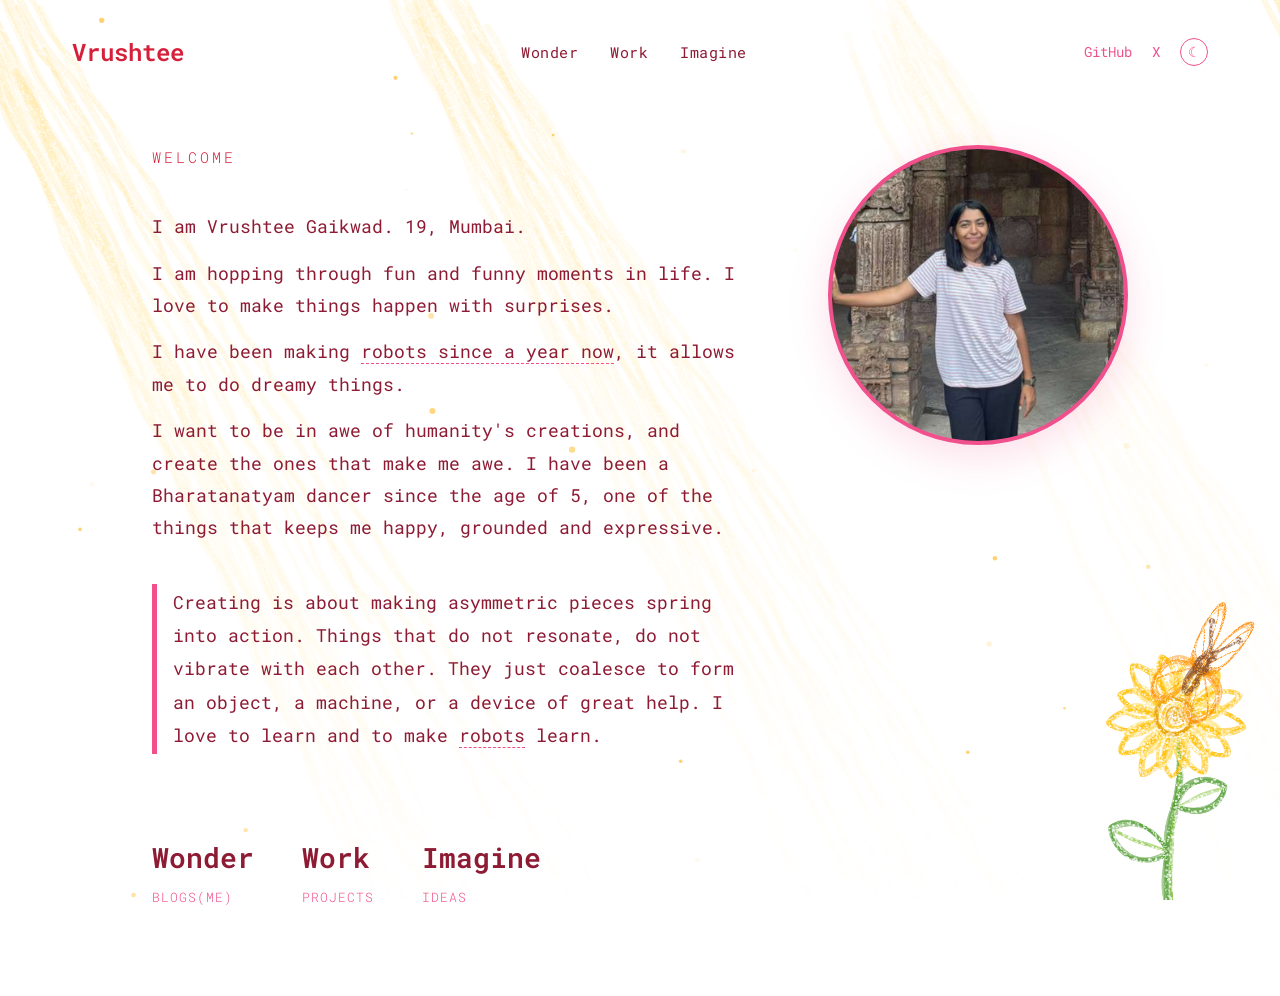
<file: index.html>
<!DOCTYPE html>
<html lang="en">
<head>
    <meta charset="UTF-8">
    <meta name="viewport" content="width=device-width, initial-scale=1.0">
    <link rel="icon" type="image/svg+xml" href="/favicon.svg">
    <link rel="icon" type="image/png" sizes="32x32" href="/favicon.png">
    <link rel="apple-touch-icon" href="/apple-touch-icon.png">
    <title>Vrushtee — vruga.site</title>
    <link rel="preconnect" href="https://fonts.googleapis.com">
    <link rel="preconnect" href="https://fonts.gstatic.com" crossorigin>
    <link href="https://fonts.googleapis.com/css2?family=Crimson+Pro:wght@400;600&family=Work+Sans:wght@300;400;500&display=swap" rel="stylesheet">
    <script src="/assets/sky.js?v=5"></script>
    <style>
        :root {
            --deep-red: #8B0000;
            --medium-red: #C41E3A;
            --warm-yellow: #FFB000;
            --light-cream: #FFF9F0;
            --peach: #FFFFFF;
            --peach: #FFFFFF;
            --text-dark: #1a1a1a;
        }

        * {
            margin: 0;
            padding: 0;
            box-sizing: border-box;
        }

        body {
            font-family: 'Work Sans', sans-serif;
            background: var(--peach);
            color: var(--text-dark);
            line-height: 1.7;
            min-height: 100vh;
            overflow-x: hidden;
            position: relative;
        }


        /* Butterfly & Sunflower Canvas */
        #butterfly-canvas {
            position: fixed;
            top: 0;
            left: 0;
            width: 100%;
            height: 100%;
            z-index: -1;
            pointer-events: none;
            transition: opacity 0.6s ease;
        }




        .container {
            max-width: 1040px;
            margin: 0 auto;
            padding: 40px 32px 80px;
            position: relative;
        }

        /* Two columns: writing on the left, photo on the right */
        .layout {
            display: grid;
            grid-template-columns: minmax(0, 1fr) 300px;
            gap: 72px;
            align-items: start;
        }

        .hero-photo {
            position: sticky;
            top: 120px;
            width: 300px;
            height: 300px;
            border-radius: 50%;
            background-color: var(--light-cream);
            background-size: cover;
            background-position: center;
            background-repeat: no-repeat;
            border: 4px solid var(--medium-red);
            box-shadow: 0 12px 40px rgba(240, 80, 140, 0.18);
            opacity: 0;
            animation: fadeInUp 1s ease 0.3s forwards;
        }

        .greeting {
            font-size: 15px;
            font-weight: 300;
            letter-spacing: 3px;
            text-transform: uppercase;
            color: var(--deep-red);
            margin-bottom: 40px;
            opacity: 0;
            animation: fadeInUp 1s ease forwards;
        }

        @keyframes fadeInUp {
            to {
                opacity: 1;
                transform: translateY(0);
            }
            from {
                opacity: 0;
                transform: translateY(20px);
            }
        }

        /* Intro lines share the body writing style */
        .line {
            font-size: 18px;
            line-height: 1.8;
            margin-bottom: 14px;
            color: var(--text-dark);
            opacity: 0;
            animation: fadeInUp 1s ease 0.3s forwards;
        }

        /* Plain section with the same bar as blog section headings */
        .creed {
            margin: 40px 0 0;
            padding: 2px 0 2px 16px;
            border-left: 5px solid var(--medium-red);
            opacity: 0;
            animation: fadeInUp 1s ease 0.8s forwards;
        }

        .creed p {
            font-size: 18px;
            line-height: 1.85;
        }

        /* Bio content */
        .bio {
            font-size: 18px;
            line-height: 1.8;
            margin-bottom: 24px;
            opacity: 0;
            animation: fadeInUp 1s ease 0.6s forwards;
        }

        .bio:last-of-type {
            margin-bottom: 0;
        }

        .bio strong {
            color: var(--deep-red);
            font-weight: 500;
        }

        /* Accent line */
        .accent-line {
            width: 80px;
            height: 3px;
            background: linear-gradient(90deg, var(--deep-red), var(--warm-yellow));
            margin: 64px 0;
            opacity: 0;
            animation: expandWidth 1.5s ease 0.8s forwards;
        }

        @keyframes expandWidth {
            from {
                width: 0;
                opacity: 0;
            }
            to {
                width: 80px;
                opacity: 1;
            }
        }

        /* Sections Navigation */
        .sections-nav {
            margin-top: 80px;
            opacity: 0;
            animation: fadeInUp 1s ease 1s forwards;
        }

        .sections-nav ul {
            list-style: none;
            display: flex;
            gap: 48px;
            flex-wrap: wrap;
        }

        .sections-nav li a {
            text-decoration: none;
            color: var(--text-dark);
            display: block;
        }

        .sections-nav h3 {
            font-family: 'Crimson Pro', serif;
            font-size: 28px;
            font-weight: 600;
            margin-bottom: 4px;
            transition: color 0.3s ease;
        }

        .sections-nav p {
            font-size: 13px;
            color: var(--medium-red);
            font-weight: 300;
            letter-spacing: 1px;
            text-transform: uppercase;
        }

        .sections-nav li {
            position: relative;
            padding-bottom: 8px;
        }

        .sections-nav li::after {
            content: '';
            position: absolute;
            bottom: 0;
            left: 0;
            width: 0;
            height: 2px;
            background: linear-gradient(90deg, var(--deep-red), var(--warm-yellow));
            transition: width 0.3s ease;
        }

        .sections-nav li:hover h3 {
            color: var(--deep-red);
        }

        .sections-nav li:hover::after {
            width: 100%;
        }

        /* Header Navigation */
        header {
            padding: 32px;
            display: flex;
            justify-content: space-between;
            align-items: center;
            max-width: 1200px;
            margin: 0 auto;
        }

        .logo {
            font-family: 'Crimson Pro', serif;
            font-size: 24px;
            font-weight: 600;
            color: var(--deep-red);
            text-decoration: none;
        }

        .header-nav {
            display: flex;
            gap: 32px;
        }

        .header-nav a {
            font-size: 15px;
            font-weight: 400;
            text-decoration: none;
            color: var(--text-dark);
            position: relative;
            letter-spacing: 0.5px;
            transition: color 0.3s ease;
        }

        .header-nav a::after {
            content: '';
            position: absolute;
            bottom: -4px;
            left: 0;
            width: 0;
            height: 2px;
            background: linear-gradient(90deg, var(--deep-red), var(--warm-yellow));
            transition: width 0.3s ease;
        }

        .header-nav a:hover::after {
            width: 100%;
        }

        .header-social {
            display: flex;
            gap: 20px;
        }

        .header-social a {
            font-size: 14px;
            color: var(--medium-red);
            text-decoration: none;
            font-weight: 400;
            transition: color 0.2s ease;
        }

        .header-social a:hover {
            color: var(--deep-red);
        }

        /* Small circular photo cluster on hover */
        .hover-cluster {
            position: relative;
            white-space: nowrap;
            cursor: default;
            border-bottom: 1px dashed var(--medium-red);
        }

        .hover-cluster .cluster {
            position: absolute;
            bottom: 100%;
            left: 50%;
            display: flex;
            margin-bottom: 8px;
            transform: translateX(-50%) translateY(6px);
            opacity: 0;
            visibility: hidden;
            transition: opacity 0.3s ease, transform 0.3s ease;
            pointer-events: none;
            z-index: 100;
        }

        .hover-cluster .cluster img {
            width: 68px;
            height: 68px;
            border-radius: 50%;
            object-fit: cover;
            border: 2px solid var(--peach);
            box-shadow: 0 4px 14px rgba(0, 0, 0, 0.15);
            margin-left: -14px;
        }

        .hover-cluster .cluster img:first-child { margin-left: 0; }

        .hover-cluster:hover .cluster {
            opacity: 0.85;
            visibility: visible;
            transform: translateX(-50%) translateY(0);
        }

        /* Hover image effect */
        .hover-image-wrapper {
            position: relative;
            display: inline;
            cursor: pointer;
            border-bottom: 1px dashed var(--medium-red);
        }

        .hover-image-wrapper .hover-image {
            position: absolute;
            bottom: 100%;
            left: 50%;
            transform: translateX(-50%) translateY(-10px);
            width: 200px;
            height: auto;
            border-radius: 8px;
            box-shadow: 0 8px 32px rgba(0, 0, 0, 0.2);
            opacity: 0;
            visibility: hidden;
            transition: opacity 0.3s ease, transform 0.3s ease;
            z-index: 100;
            pointer-events: none;
        }

        .hover-image-wrapper:hover .hover-image {
            opacity: 1;
            visibility: visible;
            transform: translateX(-50%) translateY(0);
        }

        /* Responsive */
        @media (max-width: 860px) {
            .layout {
                grid-template-columns: 1fr;
                gap: 40px;
            }

            .hero-photo {
                position: static;
                order: -1;
                width: 220px;
                height: 220px;
            }
        }

        @media (max-width: 640px) {
            header {
                flex-direction: column;
                gap: 24px;
                padding: 24px;
            }

            .header-nav {
                gap: 24px;
            }

            .container {
                padding: 40px 24px 60px;
            }

            .bio, .line {
                font-size: 16px;
            }

            .sections-nav ul {
                flex-direction: column;
                gap: 28px;
            }

            .hover-image-wrapper .hover-image {
                width: 150px;
            }
        }
    </style>
</head>
<body>
    <canvas id="butterfly-canvas"></canvas>

    <header>
        <a href="/" class="logo">Vrushtee</a>
        <nav class="header-nav">
            <a href="/wonder/">Wonder</a>
            <a href="/work/">Work</a>
            <a href="/imagine/">Imagine</a>
        </nav>
        <div class="header-social">
            <a href="https://github.com/vruga" target="_blank" rel="noopener">GitHub</a>
            <a href="https://x.com/vruga_" target="_blank" rel="noopener">X</a>
        </div>
    </header>

    <div class="container">
        <div class="layout">
            <div class="main-col">
                <div class="greeting">Welcome</div>
                <p class="line">I am Vrushtee Gaikwad. 19, Mumbai.</p>
                <p class="line">I am hopping through fun and funny moments in life. I love to make things happen with surprises.</p>
                <p class="line">I have been making <span class="hover-cluster">robots since a year now<span class="cluster" aria-hidden="true"><img src="/assets/thumbs/so100.jpg" alt="" width="68" height="68" decoding="sync"><img src="/assets/thumbs/3d.jpg" alt="" width="68" height="68" decoding="sync"><img src="/assets/thumbs/yams.jpg" alt="" width="68" height="68" decoding="sync"></span></span>, it allows me to do dreamy things.</p>
                <p class="line">I want to be in awe of humanity's creations, and create the ones that make me awe. I have been a Bharatanatyam dancer since the age of 5, one of the things that keeps me happy, grounded and expressive.</p>




        <section class="creed">
            <p>
                Creating is about making asymmetric pieces spring into action.
                Things that do not resonate, do not vibrate with each other. They just coalesce to form an object, a machine, or a device of great help.
                I love to learn and to make <span class="hover-image-wrapper">robots<img src="/assets/so100_random.jpg" alt="SO100 robot arm" class="hover-image"></span> learn.
            </p>
        </section>

        <nav class="sections-nav">
            <ul>
                <li>
                    <a href="/wonder/">
                        <h3>Wonder</h3>
                        <p>Blogs(ME)</p>
                    </a>
                </li>
                <li>
                    <a href="/work/">
                        <h3>Work</h3>
                        <p>Projects</p>
                    </a>
                </li>
                <li>
                    <a href="/imagine/">
                        <h3>Imagine</h3>
                        <p>Ideas</p>
                    </a>
                </li>
            </ul>
        </nav>
            </div>

            <div class="hero-photo" style="background-image: url('/assets/vrushtee.jpg');" role="img" aria-label="Photo of Vrushtee"></div>
        </div>
    </div>

    <script>
        // Oil-pastel sunflower & butterfly (see /assets/sky.js for the pastel toolkit)
        const canvas = document.getElementById('butterfly-canvas');
        const ctx = canvas.getContext('2d');
        const { stroke, bez, arc, join } = Pastel;
        let W = 0, H = 0, dpr = 1;

        function resizeCanvas() {
            dpr = Math.min(window.devicePixelRatio || 1, 2);
            W = window.innerWidth;
            H = window.innerHeight;
            canvas.width = W * dpr;
            canvas.height = H * dpr;
        }
        resizeCanvas();
        window.addEventListener('resize', resizeCanvas);

        const TAU = Math.PI * 2;
        const clamp = (v, a, b) => Math.max(a, Math.min(b, v));

        function layer(w, h) {
            const cv = document.createElement('canvas');
            cv.width = Math.ceil(w * 2);
            cv.height = Math.ceil(h * 2);
            const c = cv.getContext('2d');
            c.setTransform(2, 0, 0, 2, 0, 0);
            return { cv, c, w, h };
        }

        // ───────────── Sunflower (yellow + green outlines) ─────────────
        const STEM_H = 190, FW = 260, FH = STEM_H + 130;
        const YELLOW = '#FFC107', YELLOW_LT = '#FFD84D', GOLD = '#E8A200';
        const GREEN = '#4E9A2E', GREEN_LT = '#86C23F';

        function rot(pts, cx, cy, a) {
            const s = Math.sin(a), c = Math.cos(a);
            return pts.map(([x, y]) => [cx + x * c - y * s, cy + x * s + y * c]);
        }

        function petal(inner, len, wid) {
            const b = [0, inner], t = [0, inner + len];
            return join(
                bez(b, [wid, inner + len * 0.2], [wid * 0.9, inner + len * 0.8], t, 16),
                bez(t, [-wid * 0.9, inner + len * 0.8], [-wid, inner + len * 0.2], b, 16)
            );
        }

        function leaf(c, x, y, size, a, seed) {
            const out = rot(join(
                bez([0, 0], [size * 0.25, -size * 0.42], [size * 0.75, -size * 0.4], [size, 0], 18),
                bez([size, 0], [size * 0.75, size * 0.36], [size * 0.25, size * 0.28], [0, 0], 18)
            ), x, y, a);
            stroke(c, out, { color: GREEN, width: 4, passes: 3, seed });
            stroke(c, rot([[size * 0.08, 0], [size * 0.5, -size * 0.03], [size * 0.9, 0]], x, y, a),
                { color: GREEN_LT, width: 2.5, passes: 2, seed: seed + 5 });
        }

        const flowerLayer = (() => {
            const L = layer(FW, FH), c = L.c;
            const hx = FW / 2, hy = FH - STEM_H;

            // stem
            const stem = bez([hx, FH + 6], [hx - 12, FH - STEM_H * 0.35], [hx + 14, FH - STEM_H * 0.7], [hx, hy + 22], 40);
            stroke(c, stem, { color: GREEN, width: 6, passes: 3, seed: 3 });
            stroke(c, stem.map(([x, y]) => [x + 2.5, y]), { color: GREEN_LT, width: 3, passes: 2, seed: 4 });

            leaf(c, hx - 4, FH - STEM_H * 0.28, 62, Math.PI + 0.38, 30);
            leaf(c, hx + 3, FH - STEM_H * 0.52, 54, -0.42, 40);

            // petals: outer ring, then a shorter lighter ring between
            const n = 13, r = Pastel.rng(7);
            for (let i = 0; i < n; i++) {
                const a = (i / n) * TAU;
                stroke(c, rot(petal(18, 46 + (r() - 0.5) * 8, 13), hx, hy, a), { color: YELLOW, width: 4, passes: 3, seed: 100 + i });
            }
            for (let i = 0; i < n; i++) {
                const a = ((i + 0.5) / n) * TAU;
                stroke(c, rot(petal(18, 34 + (r() - 0.5) * 6, 9), hx, hy, a), { color: YELLOW_LT, width: 3.5, passes: 2, seed: 200 + i });
            }

            // centre: two rings and a spiral
            stroke(c, arc(hx, hy, 19, 19, 0, TAU * 1.03), { color: GOLD, width: 4, passes: 3, seed: 300 });
            stroke(c, arc(hx, hy, 12.5, 12.5, 0.6, TAU * 1.02), { color: YELLOW, width: 3, passes: 2, seed: 301 });
            const sp = [];
            for (let i = 0; i < 70; i++) {
                const a = i * 0.28, rr = 1 + i * 0.12;
                sp.push([hx + Math.cos(a) * rr, hy + Math.sin(a) * rr]);
            }
            stroke(c, sp, { color: GOLD, width: 2.5, passes: 2, seed: 302 });
            return L;
        })();

        const baseX = () => W - 110;
        const swayAt = t => Math.sin(t * 0.7) * 0.035 + Math.sin(t * 1.9) * 0.008;

        function headPos(t) {
            const a = swayAt(t);
            return { x: baseX() + Math.sin(a) * STEM_H, y: H + 6 - Math.cos(a) * STEM_H };
        }

        function drawSunflower(t) {
            ctx.save();
            ctx.translate(baseX(), H + 6);
            ctx.rotate(swayAt(t));
            ctx.drawImage(flowerLayer.cv, -FW / 2, -FH, FW, FH);
            ctx.restore();
        }

        // ───────────── Butterfly (orange wings, brown body & antennae) ─────────────
        const ORANGE = '#FF8A00', ORANGE_LT = '#FFA83D', BROWN = '#8A5230';
        const WOX = 4, WOY = 80, WW = 104, WH = 150;

        const shift = pts => pts.map(([x, y]) => [x + WOX, y + WOY]);
        const grow = (pts, cx, cy, k) => pts.map(([x, y]) => [cx + (x - cx) * k, cy + (y - cy) * k]);

        function wingLayer(outline, veins, cx, cy, seed) {
            const L = layer(WW, WH), c = L.c;
            stroke(c, shift(outline), { color: ORANGE, width: 4.5, passes: 3, seed });
            stroke(c, shift(grow(outline, cx, cy, 0.86)), { color: ORANGE_LT, width: 2.5, passes: 2, seed: seed + 1 });
            veins.forEach((v, i) => stroke(c, shift(v), { color: ORANGE, width: 2.2, passes: 2, seed: seed + 10 + i }));
            return L;
        }

        const foreOutline = join(
            bez([4, -4], [8, -42], [42, -74], [76, -64], 28),
            bez([76, -64], [92, -58], [90, -34], [72, -14], 20),
            bez([72, -14], [56, 2], [28, 6], [4, 3], 20),
            [[4, -4]]
        );
        const hindOutline = join(
            bez([4, 2], [30, 2], [58, 6], [62, 24], 20),
            bez([62, 24], [66, 44], [46, 58], [28, 52], 20),
            bez([28, 52], [14, 47], [6, 26], [4, 10], 16),
            [[4, 2]]
        );
        const foreWing = wingLayer(foreOutline, [
            bez([5, -2], [30, -30], [50, -50], [74, -58], 12),
            bez([5, 0], [34, -16], [58, -30], [84, -34], 12),
            bez([5, 1], [30, -4], [50, -8], [68, -12], 12)
        ], 40, -28, 500);
        const hindWing = wingLayer(hindOutline, [
            bez([5, 4], [26, 14], [44, 24], [58, 36], 12),
            bez([5, 6], [18, 24], [26, 38], [32, 50], 12)
        ], 32, 28, 600);

        const bodyLayer = (() => {
            const L = layer(60, 100), c = L.c, ox = 30, oy = 56;
            const ell = (x, y, rx, ry) => arc(ox + x, oy + y, rx, ry, 0, TAU * 1.03, 36);
            stroke(c, ell(0, 16, 4.6, 16), { color: BROWN, width: 4.5, passes: 3, seed: 700 });
            stroke(c, ell(0, -4, 6.5, 10), { color: BROWN, width: 4.5, passes: 3, seed: 701 });
            stroke(c, ell(0, -16, 5, 5), { color: BROWN, width: 4, passes: 3, seed: 702 });
            [-1, 1].forEach((s, i) => {
                const a = bez([ox + s * 2, oy - 18], [ox + s * 9, oy - 30], [ox + s * 13, oy - 38], [ox + s * 17, oy - 45], 16);
                stroke(c, a, { color: BROWN, width: 3, passes: 2, seed: 710 + i });
                const tip = a[a.length - 1];
                stroke(c, arc(tip[0], tip[1], 2.6, 2.6, 0, TAU * 1.05, 14), { color: BROWN, width: 2.2, passes: 2, seed: 720 + i });
            });
            return L;
        })();

        const butterfly = {
            x: 0, y: 0, vx: 0, vy: 0,
            phase: 0,
            rot: 0,
            state: 'hover',      // hover | perch | link
            stateTime: 0,
            nextPerch: 9,
            targetX: 0, targetY: 0,
            navigateTo: null
        };

        function placeButterflyAtFlower() {
            const h = headPos(performance.now() / 1000);
            butterfly.x = h.x - 70;
            butterfly.y = h.y - 60;
            butterfly.vx = butterfly.vy = 0;
        }
        placeButterflyAtFlower();

        function flyButterflyToThenNavigate(targetX, targetY, url) {
            butterfly.state = 'link';
            butterfly.targetX = targetX;
            butterfly.targetY = targetY;
            butterfly.navigateTo = url;
        }

        function drawButterfly(b) {
            // Fast down-stroke, slower up-stroke; hindwings lag a little
            const w = b.phase + 0.55 * Math.sin(b.phase);
            const open = 0.5 + 0.5 * Math.cos(w);
            const lag = 0.5 + 0.5 * Math.cos(w - 0.7);
            const sxFore = 0.2 + 0.8 * Math.pow(open, 0.5);
            const sxHind = 0.25 + 0.75 * Math.pow(lag, 0.5);
            const shear = -0.12 * Math.sin(w);
            const lift = Math.sin(w) * 4;

            ctx.save();
            ctx.translate(b.x, b.y + lift);
            ctx.rotate(b.rot);
            ctx.scale(0.95, 0.95);

            [1, -1].forEach(side => {
                ctx.save();
                ctx.scale(side, 1);
                ctx.save();
                ctx.transform(sxHind, shear * 0.6, 0, 1, 0, 0);
                ctx.drawImage(hindWing.cv, -WOX, -WOY, WW, WH);
                ctx.restore();
                ctx.save();
                ctx.transform(sxFore, shear, 0, 1, 0, 0);
                ctx.drawImage(foreWing.cv, -WOX, -WOY, WW, WH);
                ctx.restore();
                ctx.restore();
            });

            ctx.drawImage(bodyLayer.cv, -30, -56, 60, 100);
            ctx.restore();
        }

        let lastT = performance.now() / 1000;

        const isNight = () => document.documentElement.getAttribute('data-theme') === 'dark';

        function animate() {
            canvas.style.opacity = isNight() ? 0 : 1;   // no flower or butterfly at night
            const t = performance.now() / 1000;
            const dt = Math.min(0.05, t - lastT);
            lastT = t;

            ctx.setTransform(dpr, 0, 0, dpr, 0, 0);
            ctx.clearRect(0, 0, W, H);

            drawSunflower(t);

            const b = butterfly;
            b.stateTime += dt;
            const head = headPos(t);
            let flapRate, tx, ty;

            if (b.state === 'link') {
                tx = b.targetX; ty = b.targetY;
                flapRate = 30;
                const dx = tx - b.x, dy = ty - b.y;
                const dist = Math.hypot(dx, dy);
                if (dist < 18) {
                    window.location.href = b.navigateTo;
                    return;
                }
                const sp = clamp(dist * 0.1, 5, 12);
                b.x += (dx / dist) * sp;
                b.y += (dy / dist) * sp;
                b.rot += (Math.atan2(dx, -dy) - b.rot) * 0.2;
            } else {
                let px, py;
                if (b.state === 'perch') {
                    // lands on the flower and slowly opens and closes its wings
                    tx = head.x + 4; ty = head.y - 36;
                    const arrived = Math.hypot(tx - b.x, ty - b.y) < 6;
                    flapRate = arrived ? 2.2 + Math.sin(t * 1.5) * 1.2 : 18;
                    if (b.stateTime > 6) { b.state = 'hover'; b.stateTime = 0; b.nextPerch = 12 + Math.random() * 10; }
                    px = tx; py = ty;
                } else {
                    // "trying to fly": wobbly figure-eight that sinks between wingbeat bursts
                    const k = t * 0.5;
                    const burst = 0.5 + 0.5 * Math.sin(t * 1.3);
                    px = head.x - 20 + Math.sin(k) * 80 + Math.sin(t * 3.3) * 6;
                    py = head.y - 80 + Math.sin(k * 2) * 30 + (1 - burst) * 24 + Math.sin(t * 4.1) * 5;
                    flapRate = 11 + 13 * burst;
                    if (b.stateTime > b.nextPerch) { b.state = 'perch'; b.stateTime = 0; }
                }
                const ox = b.x, oy = b.y;
                const ease = b.state === 'perch' ? 0.045 : 0.05;
                b.x += (px - b.x) * ease;
                b.y += (py - b.y) * ease;
                b.vx = b.x - ox;
                b.vy = b.y - oy;
                const speed = Math.hypot(b.vx, b.vy);
                const want = (speed > 0.5 ? clamp(Math.atan2(b.vx, -b.vy), -0.6, 0.6) : 0) + Math.sin(b.phase) * 0.06;
                b.rot += (want - b.rot) * 0.08;
            }

            b.phase += flapRate * dt;
            drawButterfly(b);
            requestAnimationFrame(animate);
        }

        animate();

        // Back button / bfcache: reset the butterfly so it doesn't vanish
        window.addEventListener('pageshow', function(e) {
            if (e.persisted) {
                butterfly.state = 'hover';
                butterfly.stateTime = 0;
                butterfly.navigateTo = null;
                resizeCanvas();
                placeButterflyAtFlower();
                lastT = performance.now() / 1000;
                animate();
            }
        });

        // Click Wonder / Work / Imagine: butterfly flies to the link, then the page opens
        document.querySelectorAll('a[href="/wonder/"], a[href="/work/"], a[href="/imagine/"]').forEach(function(link) {
            link.addEventListener('click', function(e) {
                if (isNight()) return;
                e.preventDefault();
                const rect = this.getBoundingClientRect();
                flyButterflyToThenNavigate(rect.left + rect.width / 2, rect.top + rect.height / 2, this.getAttribute('href'));
            });
        });
    </script>
</body>
</html>
</file>
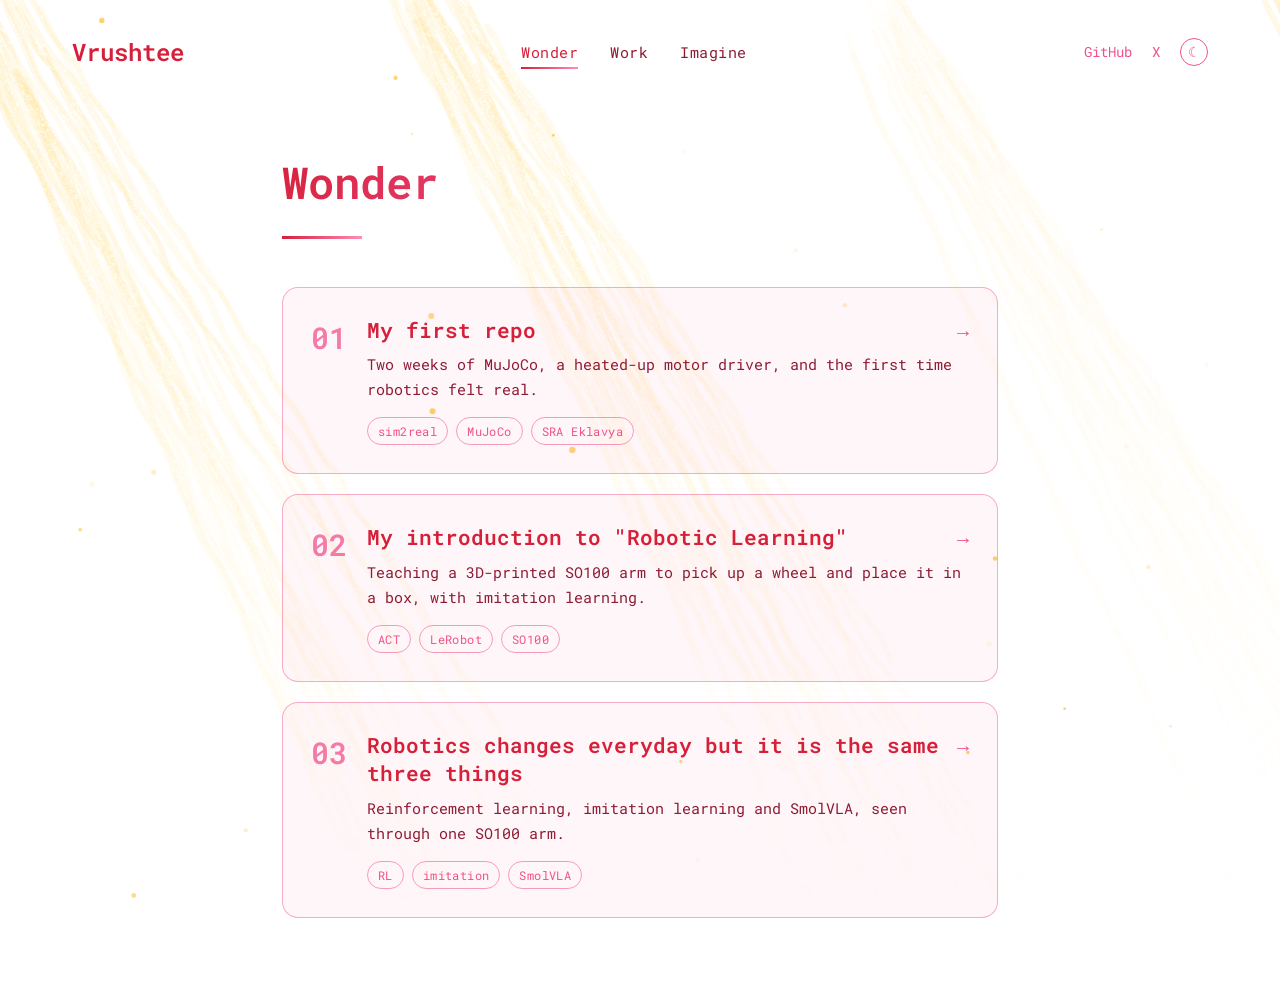
<file: wonder/index.html>
<!DOCTYPE html>
<html lang="en">
<head>
    <meta charset="UTF-8">
    <meta name="viewport" content="width=device-width, initial-scale=1.0">
    <link rel="icon" type="image/svg+xml" href="/favicon.svg">
    <link rel="icon" type="image/png" sizes="32x32" href="/favicon.png">
    <link rel="apple-touch-icon" href="/apple-touch-icon.png">
    <title>Wonder — Vrushtee</title>
    <link rel="preconnect" href="https://fonts.googleapis.com">
    <link rel="preconnect" href="https://fonts.gstatic.com" crossorigin>
    <link href="https://fonts.googleapis.com/css2?family=Crimson+Pro:wght@400;600&family=Work+Sans:wght@300;400;500&display=swap" rel="stylesheet">
    <script src="/assets/sky.js?v=5"></script>
    <style>
        :root {
            --deep-red: #8B0000;
            --medium-red: #C41E3A;
            --warm-yellow: #FFB000;
            --light-cream: #FFF9F0;
            --peach: #FFFFFF;
            --text-dark: #1a1a1a;
        }

        * {
            margin: 0;
            padding: 0;
            box-sizing: border-box;
        }

        body {
            font-family: 'Work Sans', sans-serif;
            background: var(--peach);
            color: var(--text-dark);
            line-height: 1.7;
            min-height: 100vh;
            overflow-x: hidden;
            position: relative;
        }

        /* Header Navigation */
        header {
            padding: 32px;
            display: flex;
            justify-content: space-between;
            align-items: center;
            max-width: 1200px;
            margin: 0 auto;
        }

        .logo {
            font-family: 'Crimson Pro', serif;
            font-size: 24px;
            font-weight: 600;
            color: var(--deep-red);
            text-decoration: none;
        }

        .header-nav {
            display: flex;
            gap: 32px;
        }

        .header-nav a {
            font-size: 15px;
            font-weight: 400;
            text-decoration: none;
            color: var(--text-dark);
            position: relative;
            letter-spacing: 0.5px;
            transition: color 0.3s ease;
        }

        .header-nav a.active {
            color: var(--deep-red);
        }

        .header-nav a::after {
            content: '';
            position: absolute;
            bottom: -4px;
            left: 0;
            width: 0;
            height: 2px;
            background: linear-gradient(90deg, var(--deep-red), var(--warm-yellow));
            transition: width 0.3s ease;
        }

        .header-nav a:hover::after,
        .header-nav a.active::after {
            width: 100%;
        }

        .header-social {
            display: flex;
            gap: 20px;
        }

        .header-social a {
            font-size: 14px;
            color: var(--medium-red);
            text-decoration: none;
            font-weight: 400;
            transition: color 0.2s ease;
        }

        .header-social a:hover {
            color: var(--deep-red);
        }

        .container {
            max-width: 720px;
            margin: 0 auto;
            padding: 40px 32px 80px;
            position: relative;
        }

        .page-title {
            font-family: 'Crimson Pro', serif;
            font-size: 64px;
            font-weight: 600;
            margin-bottom: 16px;
            background: linear-gradient(135deg, var(--deep-red) 0%, var(--medium-red) 50%, var(--warm-yellow) 100%);
            -webkit-background-clip: text;
            -webkit-text-fill-color: transparent;
            background-clip: text;
            opacity: 0;
            animation: fadeInUp 1s ease forwards;
        }

        @keyframes fadeInUp {
            from {
                opacity: 0;
                transform: translateY(20px);
            }
            to {
                opacity: 1;
                transform: translateY(0);
            }
        }

        .accent-line {
            width: 80px;
            height: 3px;
            background: linear-gradient(90deg, var(--deep-red), var(--warm-yellow));
            margin-bottom: 48px;
            opacity: 0;
            animation: expandWidth 1.5s ease 0.4s forwards;
        }

        @keyframes expandWidth {
            from {
                width: 0;
                opacity: 0;
            }
            to {
                width: 80px;
                opacity: 1;
            }
        }

        .content {
            opacity: 0;
            animation: fadeInUp 1s ease 0.5s forwards;
        }

        .content p {
            font-size: 18px;
            line-height: 1.8;
            margin-bottom: 24px;
        }

        .content strong {
            color: var(--deep-red);
            font-weight: 500;
        }

        .article {
            margin-top: 8px;
        }

        .article-title {
            font-family: 'Crimson Pro', serif;
            font-size: 36px;
            font-weight: 600;
            color: var(--text-dark);
            margin-bottom: 12px;
            line-height: 1.2;
        }

        .article-meta {
            font-size: 14px;
            color: var(--medium-red);
            font-weight: 300;
            letter-spacing: 0.5px;
            margin-bottom: 40px;
        }

        .article p {
            font-size: 18px;
            line-height: 1.85;
            margin-bottom: 24px;
        }

        .article p:last-child {
            margin-bottom: 0;
        }

        .article a {
            color: var(--deep-red);
            text-decoration: none;
            border-bottom: 1px solid rgba(139, 0, 0, 0.3);
            transition: border-color 0.2s ease, color 0.2s ease;
        }

        .article a:hover {
            border-bottom-color: var(--deep-red);
            color: var(--medium-red);
        }

        .article-section {
            font-family: 'Crimson Pro', serif;
            font-size: 22px;
            font-weight: 600;
            color: var(--deep-red);
            margin-top: 48px;
            margin-bottom: 20px;
        }







        @media (max-width: 640px) {
            header {
                flex-direction: column;
                gap: 24px;
                padding: 24px;
            }

            .header-nav {
                gap: 24px;
            }

            .container {
                padding: 32px 24px 60px;
            }

            .page-title {
                font-size: 48px;
            }
        }
    </style>
    <link rel="stylesheet" href="/assets/blog.css?v=3">
</head>
<body>

    <header>
        <a href="/" class="logo">Vrushtee</a>
        <nav class="header-nav">
            <a href="/wonder/" class="active">Wonder</a>
            <a href="/work/">Work</a>
            <a href="/imagine/">Imagine</a>
        </nav>
        <div class="header-social">
            <a href="https://github.com/vruga" target="_blank" rel="noopener">GitHub</a>
            <a href="https://x.com/vruga_" target="_blank" rel="noopener">X</a>
        </div>
    </header>

    <div class="container">
        <h1 class="page-title">Wonder</h1>

        <div class="accent-line"></div>

        <nav class="post-list">
            <a href="/wonder/so100/" class="post-card">
                <span class="post-num">01</span>
                <h2 class="post-title">My first repo</h2>
                <p class="post-desc">Two weeks of MuJoCo, a heated-up motor driver, and the first time robotics felt real.</p>
                <ul class="post-tags"><li class="chip">sim2real</li><li class="chip">MuJoCo</li><li class="chip">SRA Eklavya</li></ul>
                <span class="post-arrow">→</span>
            </a>
            <a href="/wonder/robot-learning/" class="post-card">
                <span class="post-num">02</span>
                <h2 class="post-title">My introduction to &quot;Robotic Learning&quot;</h2>
                <p class="post-desc">Teaching a 3D-printed SO100 arm to pick up a wheel and place it in a box, with imitation learning.</p>
                <ul class="post-tags"><li class="chip">ACT</li><li class="chip">LeRobot</li><li class="chip">SO100</li></ul>
                <span class="post-arrow">→</span>
            </a>
            <a href="/wonder/robotics-three-things/" class="post-card">
                <span class="post-num">03</span>
                <h2 class="post-title">Robotics changes everyday but it is the same three things</h2>
                <p class="post-desc">Reinforcement learning, imitation learning and SmolVLA, seen through one SO100 arm.</p>
                <ul class="post-tags"><li class="chip">RL</li><li class="chip">imitation</li><li class="chip">SmolVLA</li></ul>
                <span class="post-arrow">→</span>
            </a>
        </nav>
    </div>

</body>
</html>
</file>
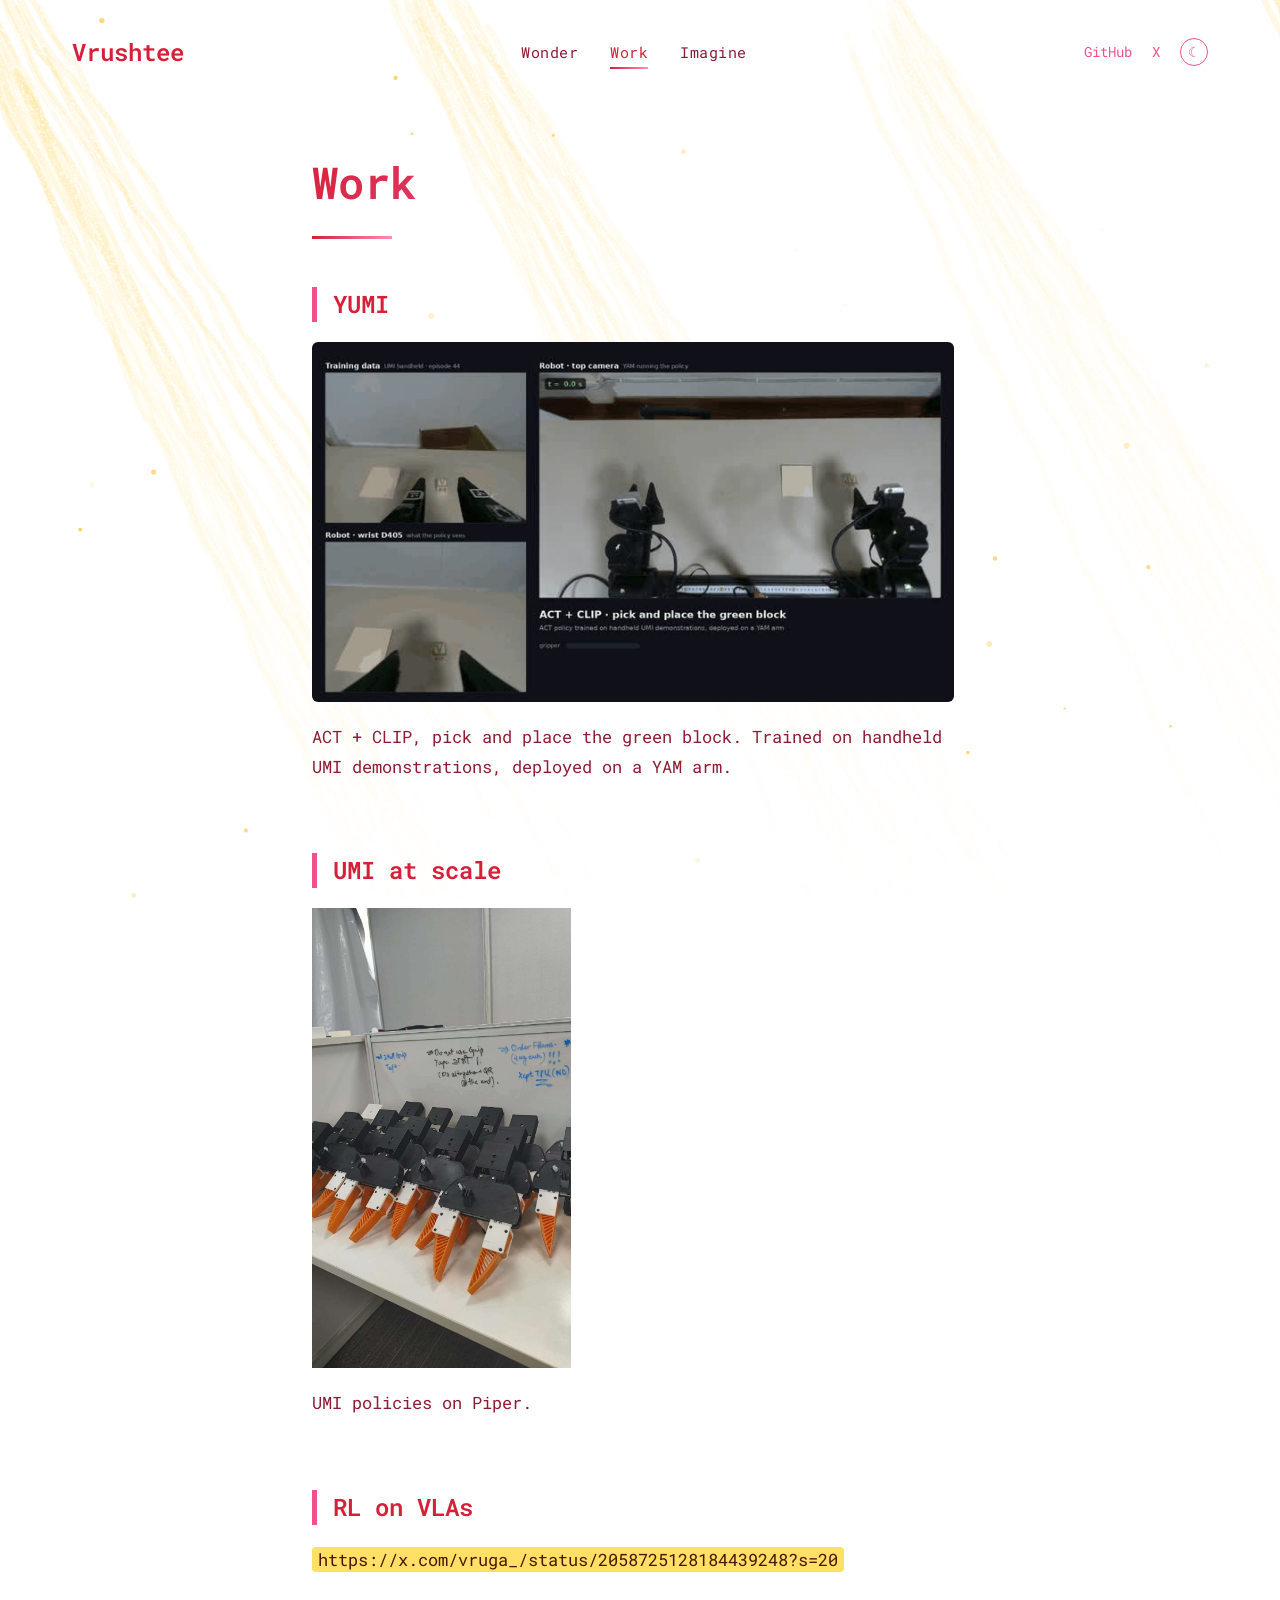
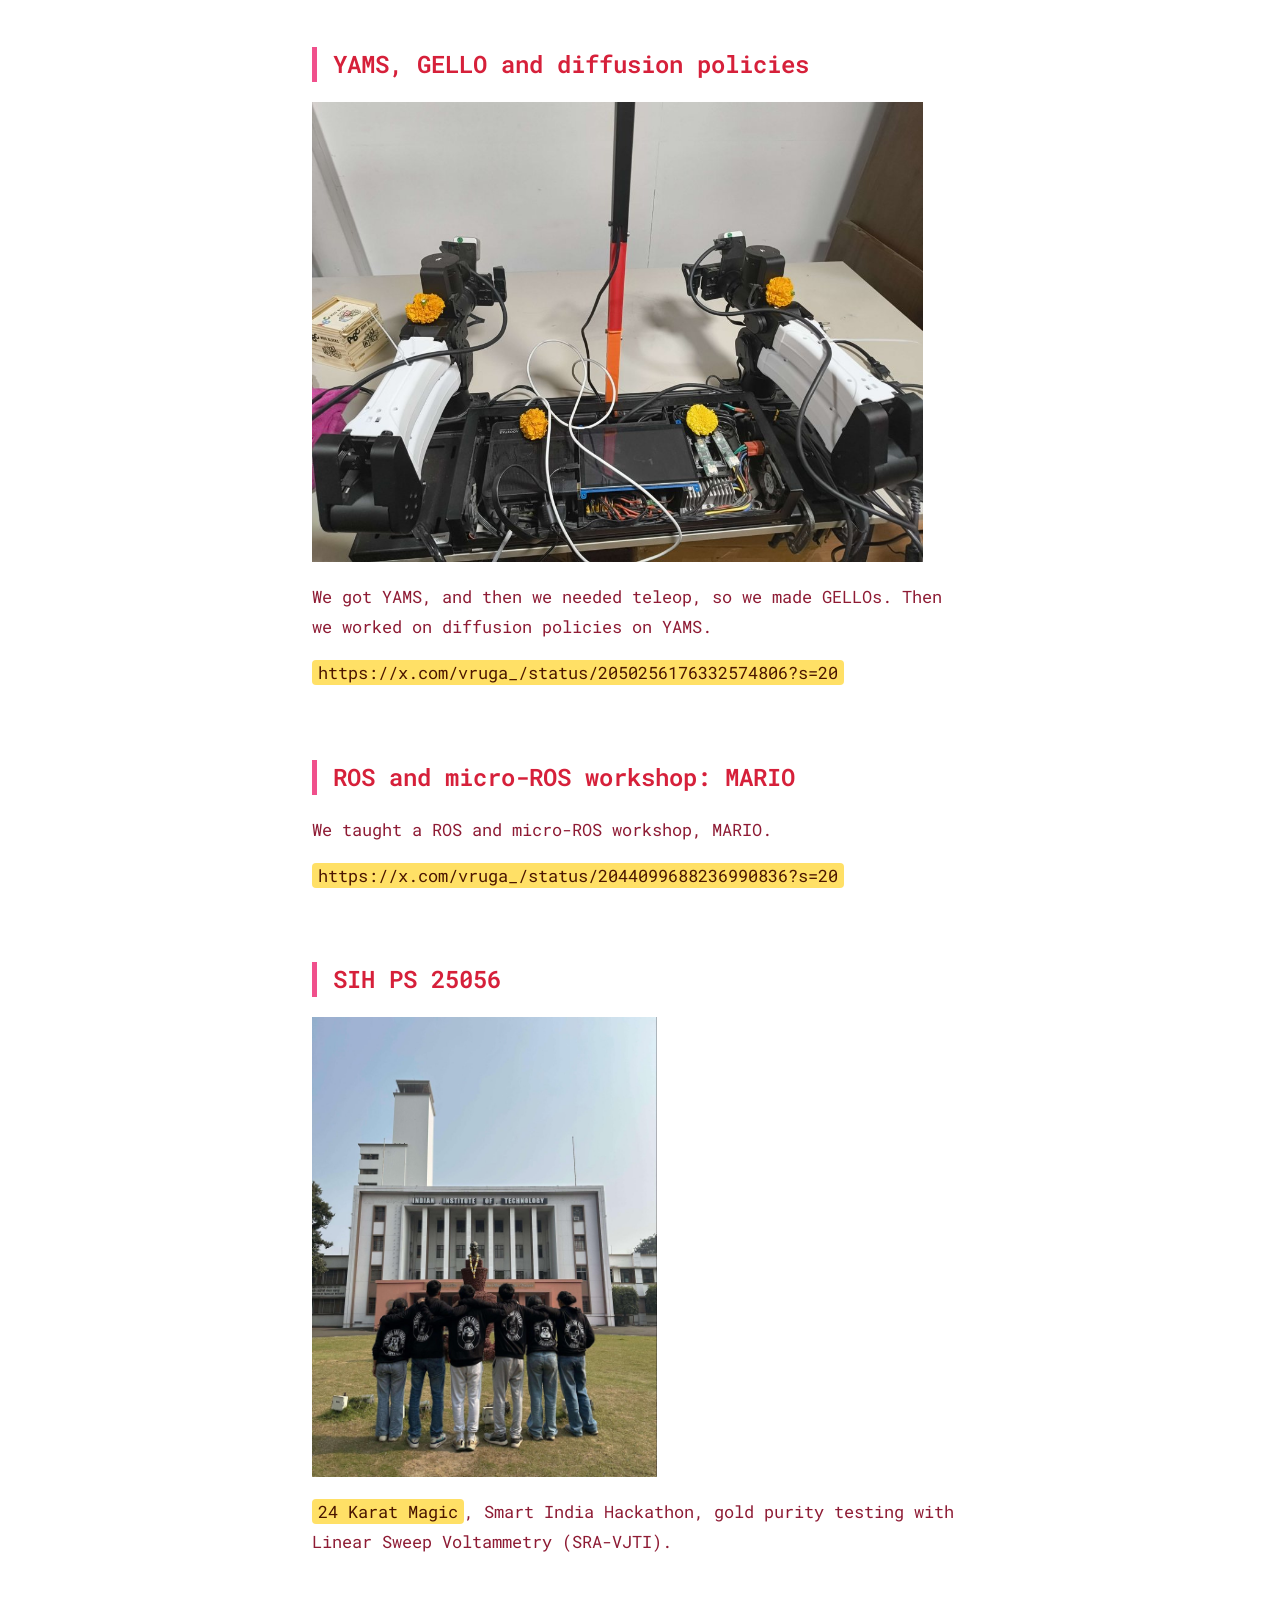
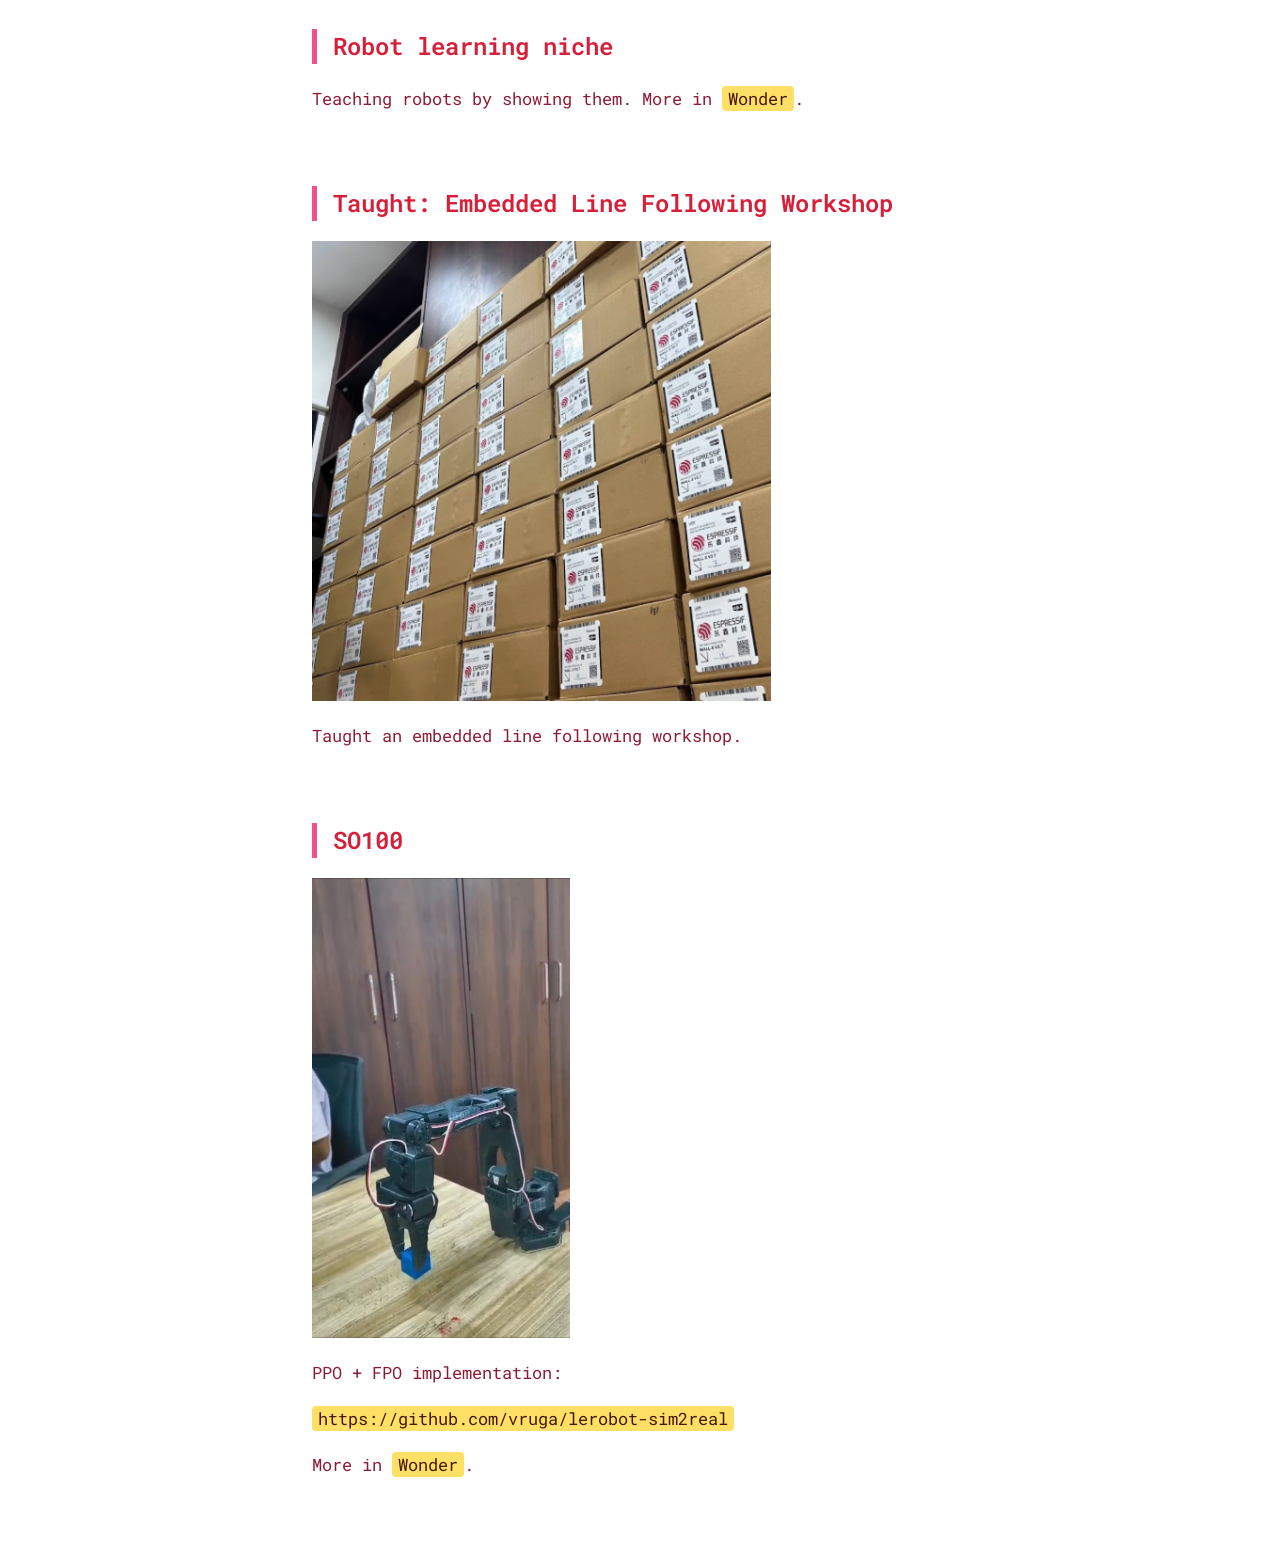
<file: work/index.html>
<!DOCTYPE html>
<html lang="en">
<head>
    <meta charset="UTF-8">
    <meta name="viewport" content="width=device-width, initial-scale=1.0">
    <link rel="icon" type="image/svg+xml" href="/favicon.svg">
    <link rel="icon" type="image/png" sizes="32x32" href="/favicon.png">
    <link rel="apple-touch-icon" href="/apple-touch-icon.png">
    <title>Work — Vrushtee</title>
    <link rel="preconnect" href="https://fonts.googleapis.com">
    <link rel="preconnect" href="https://fonts.gstatic.com" crossorigin>
    <link href="https://fonts.googleapis.com/css2?family=Crimson+Pro:wght@400;600&family=Work+Sans:wght@300;400;500&display=swap" rel="stylesheet">
    <script src="/assets/sky.js?v=5"></script>
    <style>
        :root {
            --deep-red: #8B0000;
            --medium-red: #C41E3A;
            --warm-yellow: #FFB000;
            --light-cream: #FFF9F0;
            --peach: #FFFFFF;
            --text-dark: #1a1a1a;
        }

        * {
            margin: 0;
            padding: 0;
            box-sizing: border-box;
        }

        body {
            font-family: 'Work Sans', sans-serif;
            background: var(--peach);
            color: var(--text-dark);
            line-height: 1.7;
            min-height: 100vh;
            overflow-x: hidden;
            position: relative;
        }

        header {
            padding: 32px;
            display: flex;
            justify-content: space-between;
            align-items: center;
            max-width: 1200px;
            margin: 0 auto;
        }

        .logo {
            font-family: 'Crimson Pro', serif;
            font-size: 24px;
            font-weight: 600;
            color: var(--deep-red);
            text-decoration: none;
        }

        .header-nav {
            display: flex;
            gap: 32px;
        }

        .header-nav a {
            font-size: 15px;
            font-weight: 400;
            text-decoration: none;
            color: var(--text-dark);
            position: relative;
            letter-spacing: 0.5px;
            transition: color 0.3s ease;
        }

        .header-nav a.active {
            color: var(--deep-red);
        }

        .header-nav a::after {
            content: '';
            position: absolute;
            bottom: -4px;
            left: 0;
            width: 0;
            height: 2px;
            background: linear-gradient(90deg, var(--deep-red), var(--warm-yellow));
            transition: width 0.3s ease;
        }

        .header-nav a:hover::after,
        .header-nav a.active::after {
            width: 100%;
        }

        .header-social {
            display: flex;
            gap: 20px;
        }

        .header-social a {
            font-size: 14px;
            color: var(--medium-red);
            text-decoration: none;
            font-weight: 400;
            transition: color 0.2s ease;
        }

        .header-social a:hover {
            color: var(--deep-red);
        }

        .container {
            max-width: 720px;
            margin: 0 auto;
            padding: 40px 32px 80px;
            position: relative;
        }

        .page-title {
            font-family: 'Crimson Pro', serif;
            font-size: 64px;
            font-weight: 600;
            margin-bottom: 16px;
            background: linear-gradient(135deg, var(--deep-red) 0%, var(--medium-red) 50%, var(--warm-yellow) 100%);
            -webkit-background-clip: text;
            -webkit-text-fill-color: transparent;
            background-clip: text;
            opacity: 0;
            animation: fadeInUp 1s ease forwards;
        }

        @keyframes fadeInUp {
            from {
                opacity: 0;
                transform: translateY(20px);
            }
            to {
                opacity: 1;
                transform: translateY(0);
            }
        }

        .accent-line {
            width: 80px;
            height: 3px;
            background: linear-gradient(90deg, var(--deep-red), var(--warm-yellow));
            margin-bottom: 48px;
            opacity: 0;
            animation: expandWidth 1.5s ease 0.4s forwards;
        }

        @keyframes expandWidth {
            from {
                width: 0;
                opacity: 0;
            }
            to {
                width: 80px;
                opacity: 1;
            }
        }

        .content {
            opacity: 0;
            animation: fadeInUp 1s ease 0.5s forwards;
        }

        .content p {
            font-size: 18px;
            line-height: 1.8;
            margin-bottom: 24px;
        }

        .content strong {
            color: var(--deep-red);
            font-weight: 500;
        }

        .work-section {
            margin-bottom: 72px;
        }

        .work-section:last-child {
            margin-bottom: 0;
        }

        .work-section h2 {
            font-size: 24px;
            line-height: 1.3;
            font-weight: 600;
            color: var(--deep-red);
            margin-bottom: 20px;
            padding: 2px 0 2px 16px;
            border-left: 5px solid var(--medium-red);
        }

        .work-photo {
            display: block;
            width: auto;
            height: auto;
            max-width: 100%;
            max-height: 460px;
            margin: 0 0 20px;
        }

        .work-section p {
            font-size: 17px;
            line-height: 1.75;
            margin-bottom: 16px;
        }

        .work-section p:last-child {
            margin-bottom: 0;
        }

        .work-section a {
            color: #4a1500;
            text-decoration: none;
            background: #FFE066;
            padding: 1px 6px;
            border-radius: 4px;
            border-bottom: none;
            overflow-wrap: anywhere;
            box-decoration-break: clone;
            -webkit-box-decoration-break: clone;
            transition: background 0.2s ease;
        }

        .work-section a:hover {
            background: #FFD233;
        }

        .work-section video.work-photo {
            max-height: 360px;
            border-radius: 6px;
        }

        .work-label {
            font-size: 13px;
            letter-spacing: 3px;
            text-transform: uppercase;
            color: var(--medium-red);
            margin: 8px 0 40px;
        }

        @media (max-width: 640px) {
            header {
                flex-direction: column;
                gap: 24px;
                padding: 24px;
            }

            .header-nav {
                gap: 24px;
            }

            .container {
                padding: 32px 24px 60px;
            }

            .page-title {
                font-size: 48px;
            }
        }




    </style>
</head>
<body>

    <header>
        <a href="/" class="logo">Vrushtee</a>
        <nav class="header-nav">
            <a href="/wonder/">Wonder</a>
            <a href="/work/" class="active">Work</a>
            <a href="/imagine/">Imagine</a>
        </nav>
        <div class="header-social">
            <a href="https://github.com/vruga" target="_blank" rel="noopener">GitHub</a>
            <a href="https://x.com/vruga_" target="_blank" rel="noopener">X</a>
        </div>
    </header>

    <div class="container">
        <h1 class="page-title">Work</h1>

        <div class="accent-line"></div>

        <div class="content">
            <section class="work-section">
                <h2>YUMI</h2>
                <video src="/assets/work/yumi.mp4" poster="/assets/work/yumi-poster.jpg" class="work-photo" autoplay loop muted playsinline></video>
                <p>
                    ACT + CLIP, pick and place the green block. Trained on handheld UMI demonstrations, deployed on a YAM arm.
                </p>
            </section>

            <section class="work-section">
                <h2>UMI at scale</h2>
                <img src="/assets/work/umi.jpg" alt="A row of 3D-printed UMI grippers" class="work-photo">
                <p>
                    UMI policies on Piper.
                </p>
            </section>

            <section class="work-section">
                <h2>RL on VLAs</h2>
                <p>
                    <a href="https://x.com/vruga_/status/2058725128184439248?s=20" target="_blank" rel="noopener">https://x.com/vruga_/status/2058725128184439248?s=20</a>
                </p>
            </section>

            <section class="work-section">
                <h2>YAMS, GELLO and diffusion policies</h2>
                <img src="/assets/work/yams.jpg" alt="YAMS arms" class="work-photo">
                <p>
                    We got YAMS, and then we needed teleop, so we made GELLOs. Then we worked on diffusion policies on YAMS.
                </p>
                <p>
                    <a href="https://x.com/vruga_/status/2050256176332574806?s=20" target="_blank" rel="noopener">https://x.com/vruga_/status/2050256176332574806?s=20</a>
                </p>
            </section>

            <section class="work-section">
                <h2>ROS and micro-ROS workshop: MARIO</h2>
                <p>
                    We taught a ROS and micro-ROS workshop, MARIO.
                </p>
                <p>
                    <a href="https://x.com/vruga_/status/2044099688236990836?s=20" target="_blank" rel="noopener">https://x.com/vruga_/status/2044099688236990836?s=20</a>
                </p>
            </section>

            <section class="work-section">
                <h2>SIH PS 25056</h2>
                <img src="/assets/work/sih.jpg" alt="SIH PS 25056, 24 Karat Magic" class="work-photo">
                <p>
                    <a href="https://blog.sravjti.in/2025/12/16/24-karat-magic.html" target="_blank" rel="noopener">24 Karat Magic</a>, Smart India Hackathon, gold purity testing with Linear Sweep Voltammetry (SRA-VJTI).
                </p>
            </section>

            <section class="work-section">
                <h2>Robot learning niche</h2>
                <p>
                    Teaching robots by showing them. More in <a href="/wonder/robot-learning/">Wonder</a>.
                </p>
            </section>

            <section class="work-section">
                <h2>Taught: Embedded Line Following Workshop</h2>
                <img src="/assets/work/walle.png" alt="WALL-E line following workshop" class="work-photo">
                <p>
                    Taught an embedded line following workshop.
                </p>
            </section>

            <section class="work-section">
                <h2>SO100</h2>
                <img src="/assets/work/so100.png" alt="SO100 robotic arm" class="work-photo">
                <p>
                    PPO + FPO implementation:
                </p>
                <p>
                    <a href="https://github.com/vruga/lerobot-sim2real" target="_blank" rel="noopener">https://github.com/vruga/lerobot-sim2real</a>
                </p>
                <p>
                    More in <a href="/wonder/so100/">Wonder</a>.
                </p>
            </section>
        </div>
    </div>

</body>
</html>
</file>
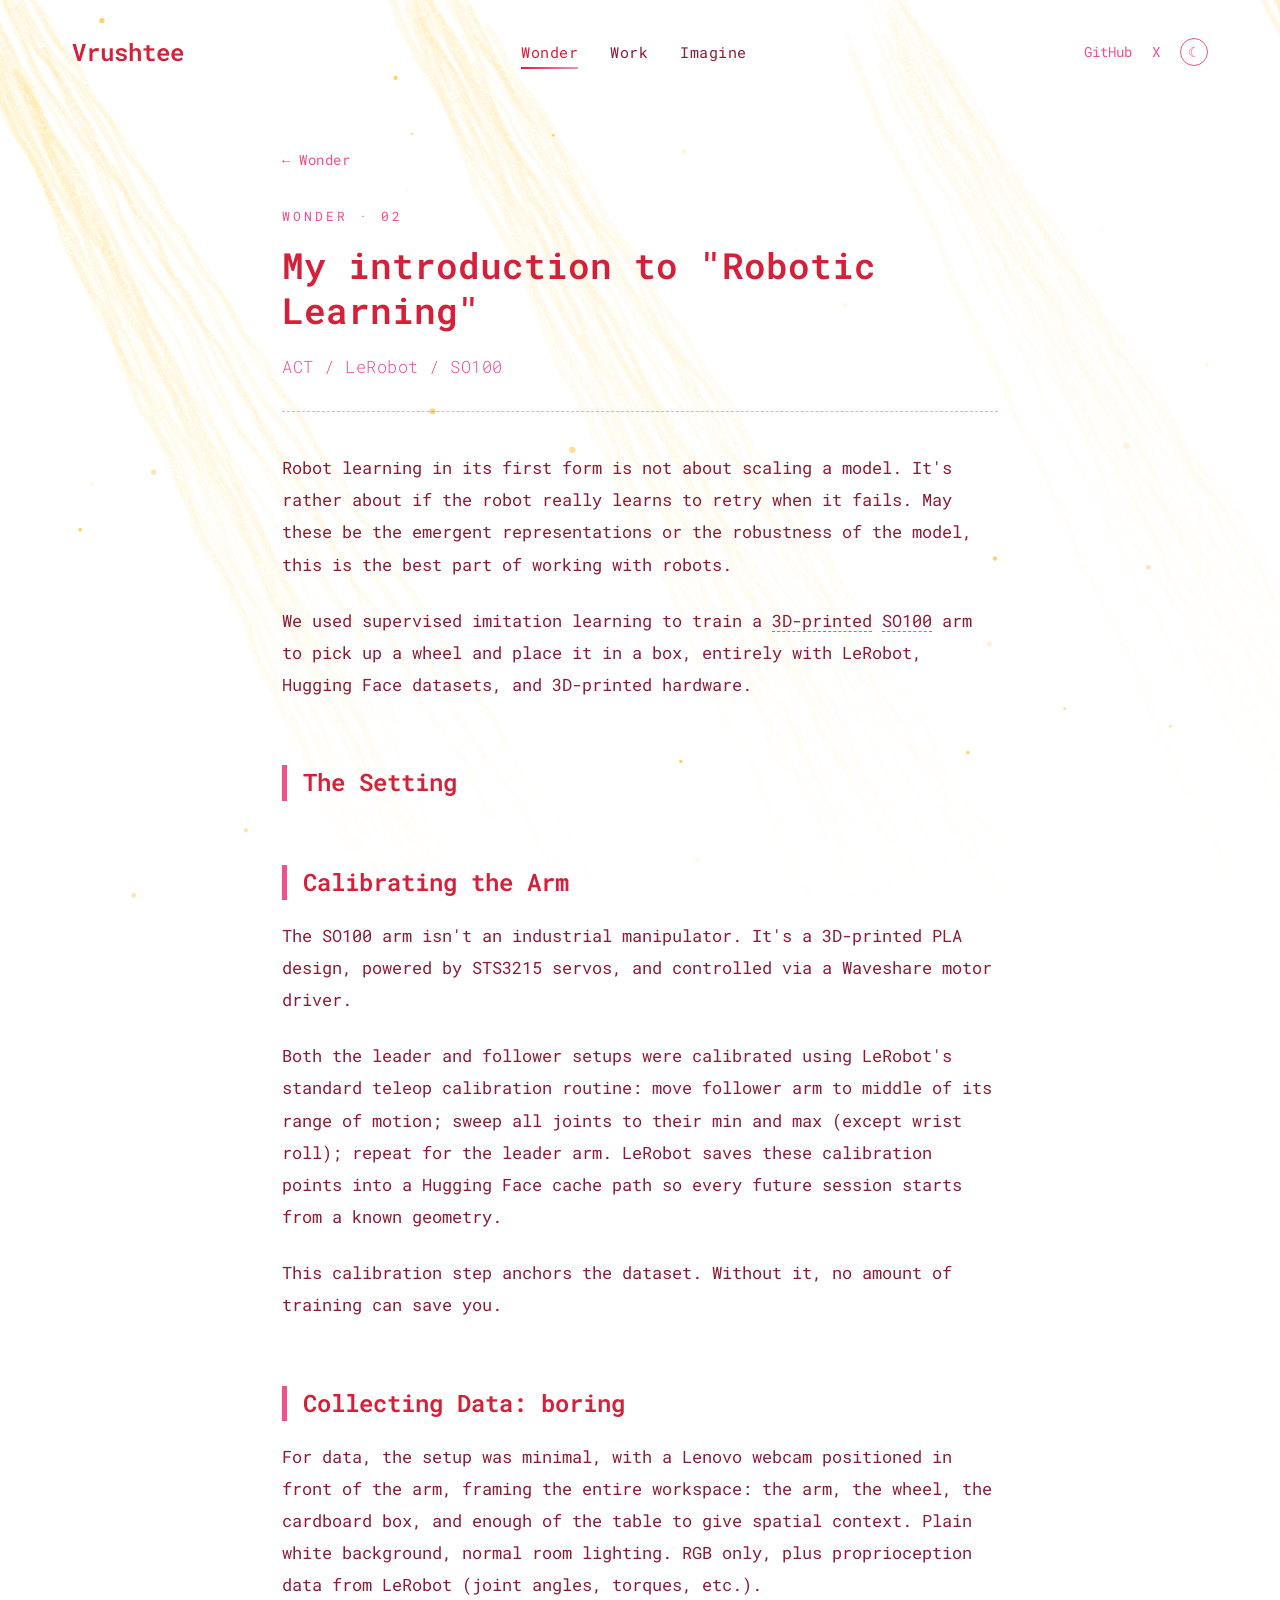
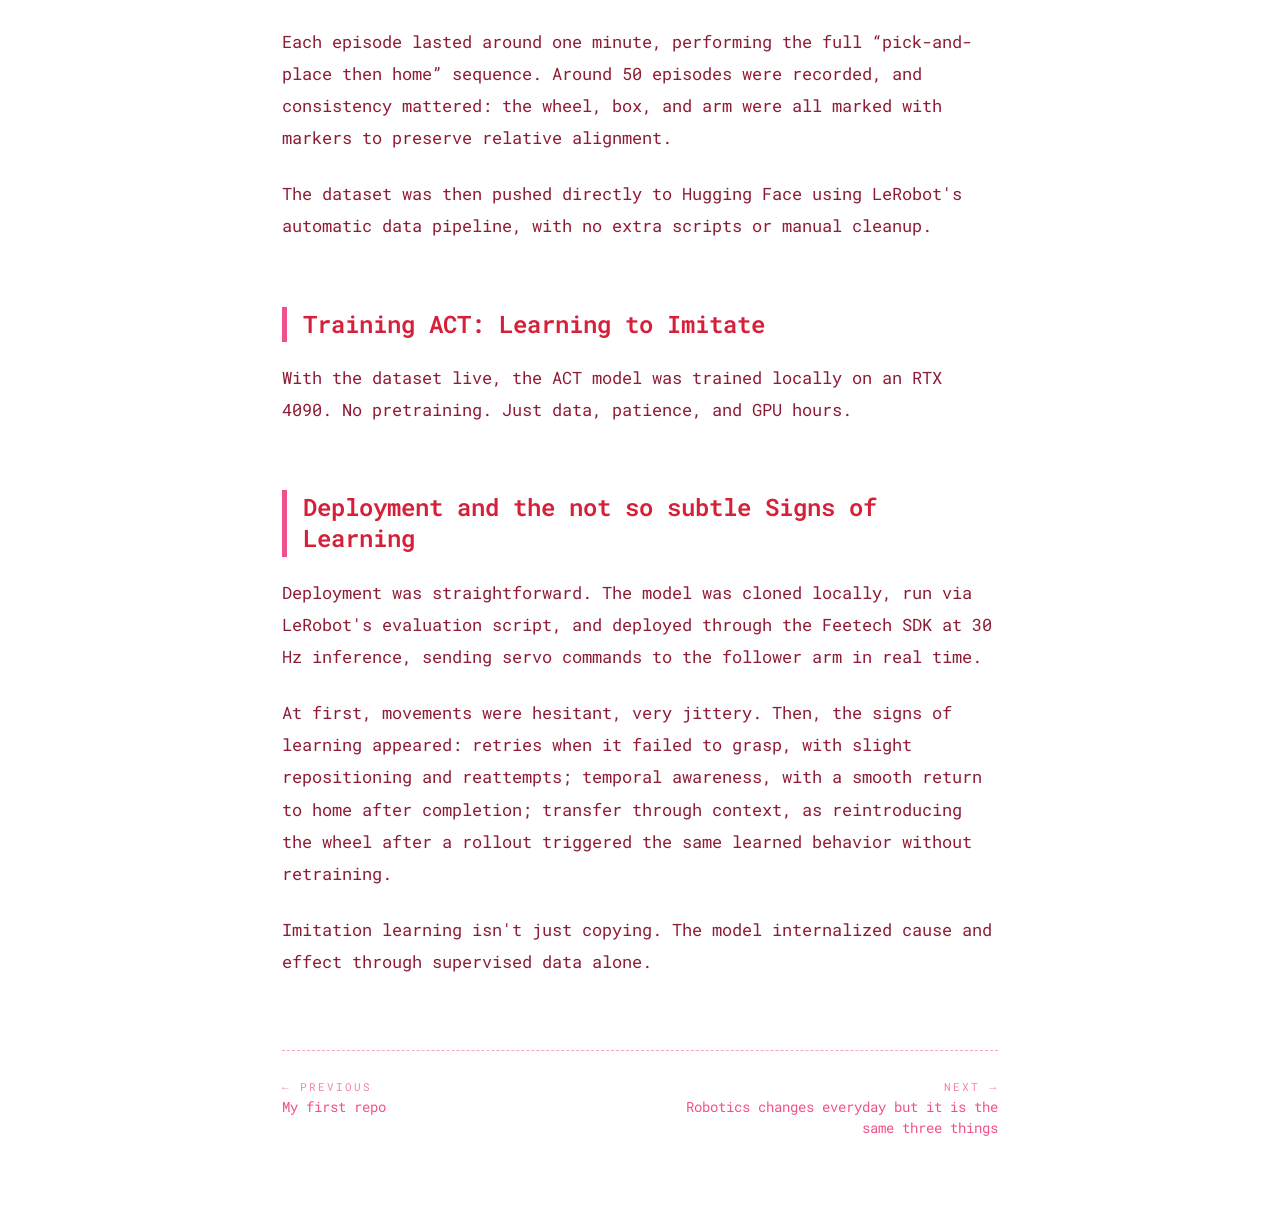
<file: wonder/robot-learning/index.html>
<!DOCTYPE html>
<html lang="en">
<head>
    <meta charset="UTF-8">
    <meta name="viewport" content="width=device-width, initial-scale=1.0">
    <link rel="icon" type="image/svg+xml" href="/favicon.svg">
    <link rel="icon" type="image/png" sizes="32x32" href="/favicon.png">
    <link rel="apple-touch-icon" href="/apple-touch-icon.png">
    <title>My introduction to &quot;Robotic Learning&quot; — Wonder — Vrushtee</title>
    <link rel="preconnect" href="https://fonts.googleapis.com">
    <link rel="preconnect" href="https://fonts.gstatic.com" crossorigin>
    <link href="https://fonts.googleapis.com/css2?family=Crimson+Pro:wght@400;600&family=Work+Sans:wght@300;400;500&display=swap" rel="stylesheet">
    <script src="/assets/sky.js?v=5"></script>
    <style>
        :root {
            --deep-red: #8B0000;
            --medium-red: #C41E3A;
            --warm-yellow: #FFB000;
            --light-cream: #FFF9F0;
            --peach: #FFFFFF;
            --text-dark: #1a1a1a;
        }

        * {
            margin: 0;
            padding: 0;
            box-sizing: border-box;
        }

        body {
            font-family: 'Work Sans', sans-serif;
            background: var(--peach);
            color: var(--text-dark);
            line-height: 1.7;
            min-height: 100vh;
            overflow-x: hidden;
            position: relative;
        }

        header {
            padding: 32px;
            display: flex;
            justify-content: space-between;
            align-items: center;
            max-width: 1200px;
            margin: 0 auto;
        }

        .logo {
            font-family: 'Crimson Pro', serif;
            font-size: 24px;
            font-weight: 600;
            color: var(--deep-red);
            text-decoration: none;
        }

        .header-nav {
            display: flex;
            gap: 32px;
        }

        .header-nav a {
            font-size: 15px;
            font-weight: 400;
            text-decoration: none;
            color: var(--text-dark);
            position: relative;
            letter-spacing: 0.5px;
            transition: color 0.3s ease;
        }

        .header-nav a.active {
            color: var(--deep-red);
        }

        .header-nav a::after {
            content: '';
            position: absolute;
            bottom: -4px;
            left: 0;
            width: 0;
            height: 2px;
            background: linear-gradient(90deg, var(--deep-red), var(--warm-yellow));
            transition: width 0.3s ease;
        }

        .header-nav a:hover::after,
        .header-nav a.active::after {
            width: 100%;
        }

        .header-social {
            display: flex;
            gap: 20px;
        }

        .header-social a {
            font-size: 14px;
            color: var(--medium-red);
            text-decoration: none;
            font-weight: 400;
            transition: color 0.2s ease;
        }

        .header-social a:hover {
            color: var(--deep-red);
        }

        .container {
            max-width: 720px;
            margin: 0 auto;
            padding: 40px 32px 80px;
            position: relative;
        }

        .back-link {
            display: inline-block;
            font-size: 14px;
            color: var(--medium-red);
            text-decoration: none;
            margin-bottom: 32px;
            letter-spacing: 0.5px;
            transition: color 0.2s ease;
        }

        .back-link:hover {
            color: var(--deep-red);
        }

        .article-title {
            font-family: 'Crimson Pro', serif;
            font-size: 36px;
            font-weight: 600;
            color: var(--text-dark);
            margin-bottom: 12px;
            line-height: 1.2;
        }

        .article-meta {
            font-size: 14px;
            color: var(--medium-red);
            font-weight: 300;
            letter-spacing: 0.5px;
            margin-bottom: 40px;
        }

        .article p {
            font-size: 18px;
            line-height: 1.85;
            margin-bottom: 24px;
        }

        .article p:last-child {
            margin-bottom: 0;
        }

        .article a {
            color: var(--deep-red);
            text-decoration: none;
            border-bottom: 1px solid rgba(139, 0, 0, 0.3);
            transition: border-color 0.2s ease, color 0.2s ease;
        }

        .article a:hover {
            border-bottom-color: var(--deep-red);
            color: var(--medium-red);
        }

        .article-section {
            font-family: 'Crimson Pro', serif;
            font-size: 22px;
            font-weight: 600;
            color: var(--deep-red);
            margin-top: 48px;
            margin-bottom: 20px;
        }

        .hover-image-wrapper {
            position: relative;
            display: inline;
            cursor: pointer;
            border-bottom: 1px dashed var(--medium-red);
        }

        .hover-image-wrapper .hover-image {
            position: absolute;
            bottom: 100%;
            left: 50%;
            transform: translateX(-50%) translateY(-10px);
            width: 200px;
            height: auto;
            border-radius: 8px;
            box-shadow: 0 8px 32px rgba(0, 0, 0, 0.2);
            opacity: 0;
            visibility: hidden;
            transition: opacity 0.3s ease, transform 0.3s ease;
            z-index: 100;
            pointer-events: none;
        }

        .hover-image-wrapper:hover .hover-image {
            opacity: 1;
            visibility: visible;
            transform: translateX(-50%) translateY(0);
        }

        @media (max-width: 640px) {
            header {
                flex-direction: column;
                gap: 24px;
                padding: 24px;
            }

            .header-nav {
                gap: 24px;
            }

            .container {
                padding: 32px 24px 60px;
            }

            .article-title {
                font-size: 28px;
            }

            .hover-image-wrapper .hover-image {
                width: 150px;
            }
        }
    </style>
    <link rel="stylesheet" href="/assets/blog.css?v=3">
</head>
<body>

    <header>
        <a href="/" class="logo">Vrushtee</a>
        <nav class="header-nav">
            <a href="/wonder/" class="active">Wonder</a>
            <a href="/work/">Work</a>
            <a href="/imagine/">Imagine</a>
        </nav>
        <div class="header-social">
            <a href="https://github.com/vruga" target="_blank" rel="noopener">GitHub</a>
            <a href="https://x.com/vruga_" target="_blank" rel="noopener">X</a>
        </div>
    </header>

    <div class="container">
        <a href="/wonder/" class="back-link">← Wonder</a>

        <article class="article">
            <p class="article-kicker">Wonder · 02</p>
            <h1 class="article-title">My introduction to &quot;Robotic Learning&quot;</h1>
            <p class="article-meta">ACT / LeRobot / SO100</p>

            <p>
                Robot learning in its first form is not about scaling a model. It's rather about if the robot really learns to retry when it fails. May these be the emergent representations or the robustness of the model, this is the best part of working with robots.
            </p>

            <p>
                We used supervised imitation learning to train a <span class="hover-image-wrapper">3D-printed<img src="/assets/3d.jpg" alt="3D printed parts" class="hover-image"></span> <span class="hover-image-wrapper">SO100<img src="/assets/so100_random.jpg" alt="SO100 robot arm" class="hover-image"></span> arm to pick up a wheel and place it in a box, entirely with LeRobot, Hugging Face datasets, and 3D-printed hardware.
            </p>

            <h2 class="article-section">The Setting</h2>

            <h2 class="article-section">Calibrating the Arm</h2>

            <p>
                The SO100 arm isn't an industrial manipulator. It's a 3D-printed PLA design, powered by STS3215 servos, and controlled via a Waveshare motor driver.
            </p>

            <p>
                Both the leader and follower setups were calibrated using LeRobot's standard teleop calibration routine: move follower arm to middle of its range of motion; sweep all joints to their min and max (except wrist roll); repeat for the leader arm. LeRobot saves these calibration points into a Hugging Face cache path so every future session starts from a known geometry.
            </p>

            <p>
                This calibration step anchors the dataset. Without it, no amount of training can save you.
            </p>

            <h2 class="article-section">Collecting Data: boring</h2>

            <p>
                For data, the setup was minimal, with a Lenovo webcam positioned in front of the arm, framing the entire workspace: the arm, the wheel, the cardboard box, and enough of the table to give spatial context. Plain white background, normal room lighting. RGB only, plus proprioception data from LeRobot (joint angles, torques, etc.).
            </p>

            <p>
                Each episode lasted around one minute, performing the full “pick-and-place then home” sequence. Around 50 episodes were recorded, and consistency mattered: the wheel, box, and arm were all marked with markers to preserve relative alignment.
            </p>

            <p>
                The dataset was then pushed directly to Hugging Face using LeRobot's automatic data pipeline, with no extra scripts or manual cleanup.
            </p>

            <h2 class="article-section">Training ACT: Learning to Imitate</h2>

            <p>
                With the dataset live, the ACT model was trained locally on an RTX 4090. No pretraining. Just data, patience, and GPU hours.
            </p>

            <h2 class="article-section">Deployment and the not so subtle Signs of Learning</h2>

            <p>
                Deployment was straightforward. The model was cloned locally, run via LeRobot's evaluation script, and deployed through the Feetech SDK at 30 Hz inference, sending servo commands to the follower arm in real time.
            </p>

            <p>
                At first, movements were hesitant, very jittery. Then, the signs of learning appeared: retries when it failed to grasp, with slight repositioning and reattempts; temporal awareness, with a smooth return to home after completion; transfer through context, as reintroducing the wheel after a rollout triggered the same learned behavior without retraining.
            </p>

            <p>
                Imitation learning isn't just copying. The model internalized cause and effect through supervised data alone.
            </p>
            <nav class="post-nav"><a href="/wonder/so100/"><small>← previous</small>My first repo</a><a class="next" href="/wonder/robotics-three-things/"><small>next →</small>Robotics changes everyday but it is the same three things</a></nav>
        </article>
    </div>

</body>
</html>
</file>
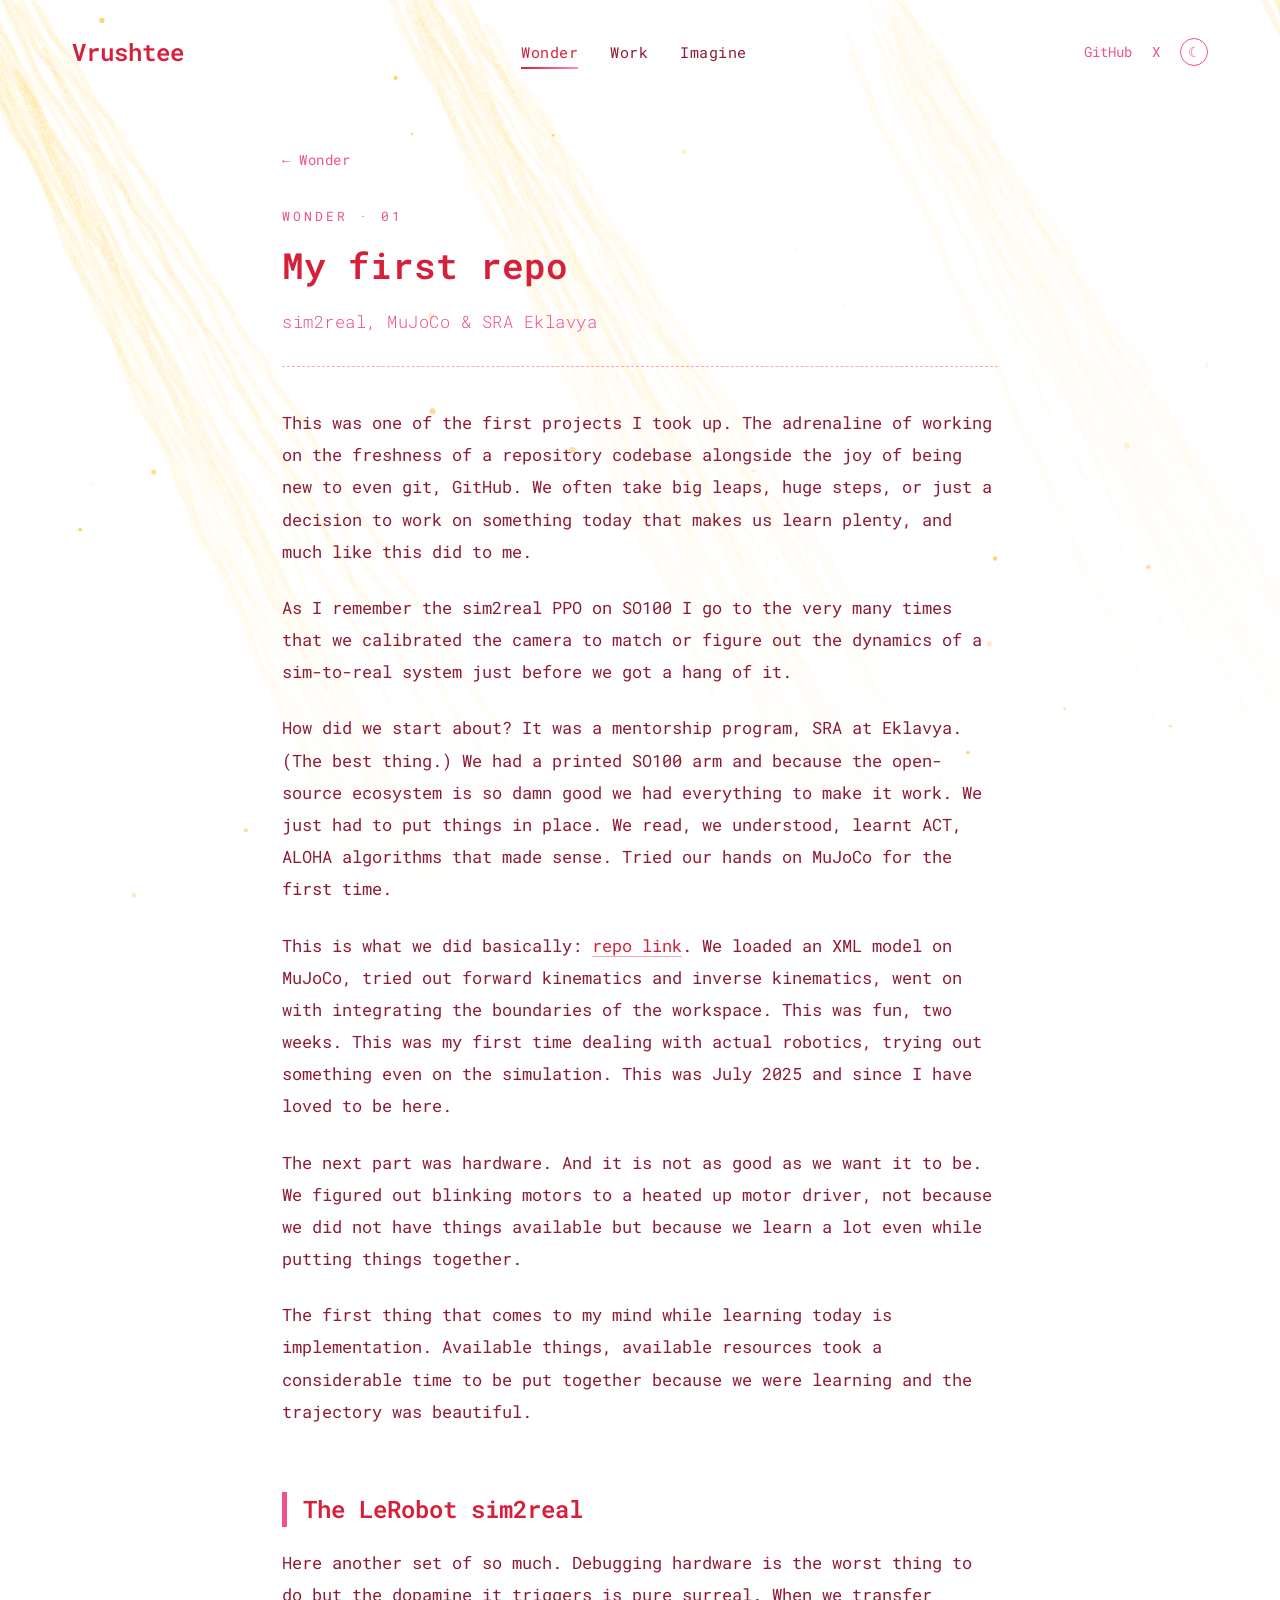
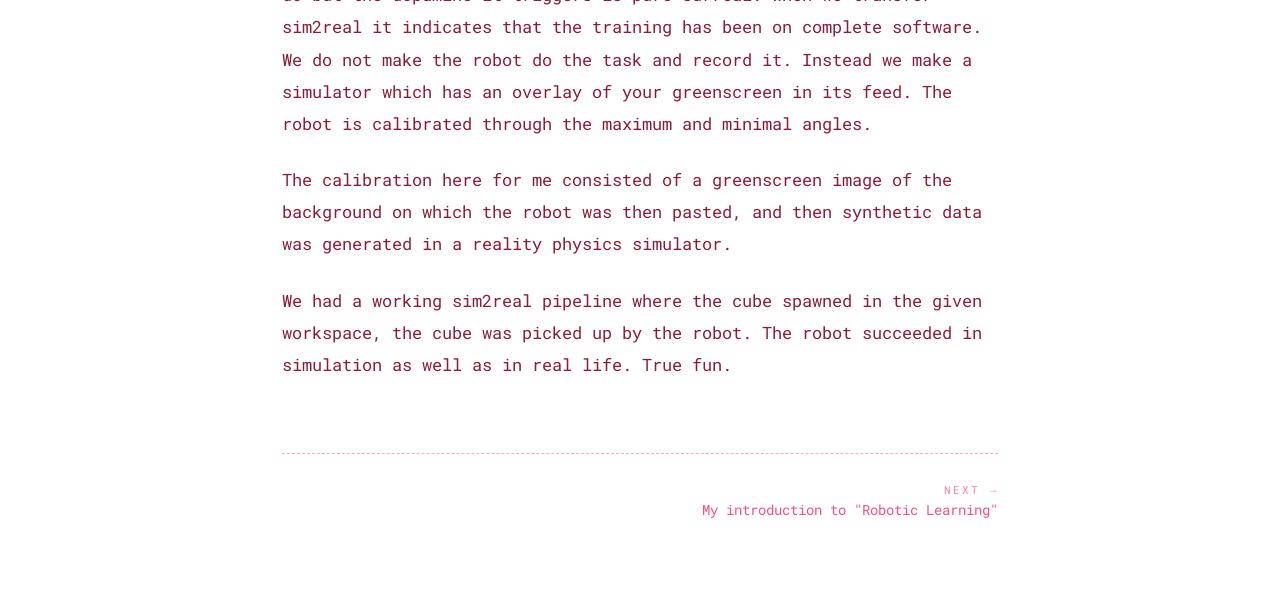
<file: wonder/so100/index.html>
<!DOCTYPE html>
<html lang="en">
<head>
    <meta charset="UTF-8">
    <meta name="viewport" content="width=device-width, initial-scale=1.0">
    <link rel="icon" type="image/svg+xml" href="/favicon.svg">
    <link rel="icon" type="image/png" sizes="32x32" href="/favicon.png">
    <link rel="apple-touch-icon" href="/apple-touch-icon.png">
    <title>My first repo — Wonder — Vrushtee</title>
    <link rel="preconnect" href="https://fonts.googleapis.com">
    <link rel="preconnect" href="https://fonts.gstatic.com" crossorigin>
    <link href="https://fonts.googleapis.com/css2?family=Crimson+Pro:wght@400;600&family=Work+Sans:wght@300;400;500&display=swap" rel="stylesheet">
    <script src="/assets/sky.js?v=5"></script>
    <style>
        :root {
            --deep-red: #8B0000;
            --medium-red: #C41E3A;
            --warm-yellow: #FFB000;
            --light-cream: #FFF9F0;
            --peach: #FFFFFF;
            --text-dark: #1a1a1a;
        }

        * {
            margin: 0;
            padding: 0;
            box-sizing: border-box;
        }

        body {
            font-family: 'Work Sans', sans-serif;
            background: var(--peach);
            color: var(--text-dark);
            line-height: 1.7;
            min-height: 100vh;
            overflow-x: hidden;
            position: relative;
        }

        header {
            padding: 32px;
            display: flex;
            justify-content: space-between;
            align-items: center;
            max-width: 1200px;
            margin: 0 auto;
        }

        .logo {
            font-family: 'Crimson Pro', serif;
            font-size: 24px;
            font-weight: 600;
            color: var(--deep-red);
            text-decoration: none;
        }

        .header-nav {
            display: flex;
            gap: 32px;
        }

        .header-nav a {
            font-size: 15px;
            font-weight: 400;
            text-decoration: none;
            color: var(--text-dark);
            position: relative;
            letter-spacing: 0.5px;
            transition: color 0.3s ease;
        }

        .header-nav a.active {
            color: var(--deep-red);
        }

        .header-nav a::after {
            content: '';
            position: absolute;
            bottom: -4px;
            left: 0;
            width: 0;
            height: 2px;
            background: linear-gradient(90deg, var(--deep-red), var(--warm-yellow));
            transition: width 0.3s ease;
        }

        .header-nav a:hover::after,
        .header-nav a.active::after {
            width: 100%;
        }

        .header-social {
            display: flex;
            gap: 20px;
        }

        .header-social a {
            font-size: 14px;
            color: var(--medium-red);
            text-decoration: none;
            font-weight: 400;
            transition: color 0.2s ease;
        }

        .header-social a:hover {
            color: var(--deep-red);
        }

        .container {
            max-width: 720px;
            margin: 0 auto;
            padding: 40px 32px 80px;
            position: relative;
        }

        .back-link {
            display: inline-block;
            font-size: 14px;
            color: var(--medium-red);
            text-decoration: none;
            margin-bottom: 32px;
            letter-spacing: 0.5px;
            transition: color 0.2s ease;
        }

        .back-link:hover {
            color: var(--deep-red);
        }

        .article-title {
            font-family: 'Crimson Pro', serif;
            font-size: 36px;
            font-weight: 600;
            color: var(--text-dark);
            margin-bottom: 12px;
            line-height: 1.2;
        }

        .article-meta {
            font-size: 14px;
            color: var(--medium-red);
            font-weight: 300;
            letter-spacing: 0.5px;
            margin-bottom: 40px;
        }

        .article p {
            font-size: 18px;
            line-height: 1.85;
            margin-bottom: 24px;
        }

        .article p:last-child {
            margin-bottom: 0;
        }

        .article a {
            color: var(--deep-red);
            text-decoration: none;
            border-bottom: 1px solid rgba(139, 0, 0, 0.3);
            transition: border-color 0.2s ease, color 0.2s ease;
        }

        .article a:hover {
            border-bottom-color: var(--deep-red);
            color: var(--medium-red);
        }

        .article-section {
            font-family: 'Crimson Pro', serif;
            font-size: 22px;
            font-weight: 600;
            color: var(--deep-red);
            margin-top: 48px;
            margin-bottom: 20px;
        }

        @media (max-width: 640px) {
            header {
                flex-direction: column;
                gap: 24px;
                padding: 24px;
            }

            .header-nav {
                gap: 24px;
            }

            .container {
                padding: 32px 24px 60px;
            }

            .article-title {
                font-size: 28px;
            }
        }
    </style>
    <link rel="stylesheet" href="/assets/blog.css?v=3">
</head>
<body>

    <header>
        <a href="/" class="logo">Vrushtee</a>
        <nav class="header-nav">
            <a href="/wonder/" class="active">Wonder</a>
            <a href="/work/">Work</a>
            <a href="/imagine/">Imagine</a>
        </nav>
        <div class="header-social">
            <a href="https://github.com/vruga" target="_blank" rel="noopener">GitHub</a>
            <a href="https://x.com/vruga_" target="_blank" rel="noopener">X</a>
        </div>
    </header>

    <div class="container">
        <a href="/wonder/" class="back-link">← Wonder</a>

        <article class="article">
            <p class="article-kicker">Wonder · 01</p>
            <h1 class="article-title">My first repo</h1>
            <p class="article-meta">sim2real, MuJoCo &amp; SRA Eklavya</p>

            <p>
                This was one of the first projects I took up. The adrenaline of working on the freshness of a repository codebase alongside the joy of being new to even git, GitHub. We often take big leaps, huge steps, or just a decision to work on something today that makes us learn plenty, and much like this did to me.
            </p>

            <p>
                As I remember the sim2real PPO on SO100 I go to the very many times that we calibrated the camera to match or figure out the dynamics of a sim-to-real system just before we got a hang of it.
            </p>

            <p>
                How did we start about? It was a mentorship program, SRA at Eklavya. (The best thing.) We had a printed SO100 arm and because the open-source ecosystem is so damn good we had everything to make it work. We just had to put things in place. We read, we understood, learnt ACT, ALOHA algorithms that made sense. Tried our hands on MuJoCo for the first time.
            </p>

            <p>
                This is what we did basically: <a href="https://github.com/vruga/dume" target="_blank" rel="noopener">repo link</a>. We loaded an XML model on MuJoCo, tried out forward kinematics and inverse kinematics, went on with integrating the boundaries of the workspace. This was fun, two weeks. This was my first time dealing with actual robotics, trying out something even on the simulation. This was July 2025 and since I have loved to be here.
            </p>

            <p>
                The next part was hardware. And it is not as good as we want it to be. We figured out blinking motors to a heated up motor driver, not because we did not have things available but because we learn a lot even while putting things together.
            </p>

            <p>
                The first thing that comes to my mind while learning today is implementation. Available things, available resources took a considerable time to be put together because we were learning and the trajectory was beautiful.
            </p>

            <h2 class="article-section">The LeRobot sim2real</h2>

            <p>
                Here another set of so much. Debugging hardware is the worst thing to do but the dopamine it triggers is pure surreal. When we transfer sim2real it indicates that the training has been on complete software. We do not make the robot do the task and record it. Instead we make a simulator which has an overlay of your greenscreen in its feed. The robot is calibrated through the maximum and minimal angles.
            </p>

            <p>
                The calibration here for me consisted of a greenscreen image of the background on which the robot was then pasted, and then synthetic data was generated in a reality physics simulator.
            </p>

            <p>
                We had a working sim2real pipeline where the cube spawned in the given workspace, the cube was picked up by the robot. The robot succeeded in simulation as well as in real life. True fun.
            </p>
            <nav class="post-nav"><a class="next" href="/wonder/robot-learning/"><small>next →</small>My introduction to &quot;Robotic Learning&quot;</a></nav>
        </article>
    </div>

</body>
</html>
</file>
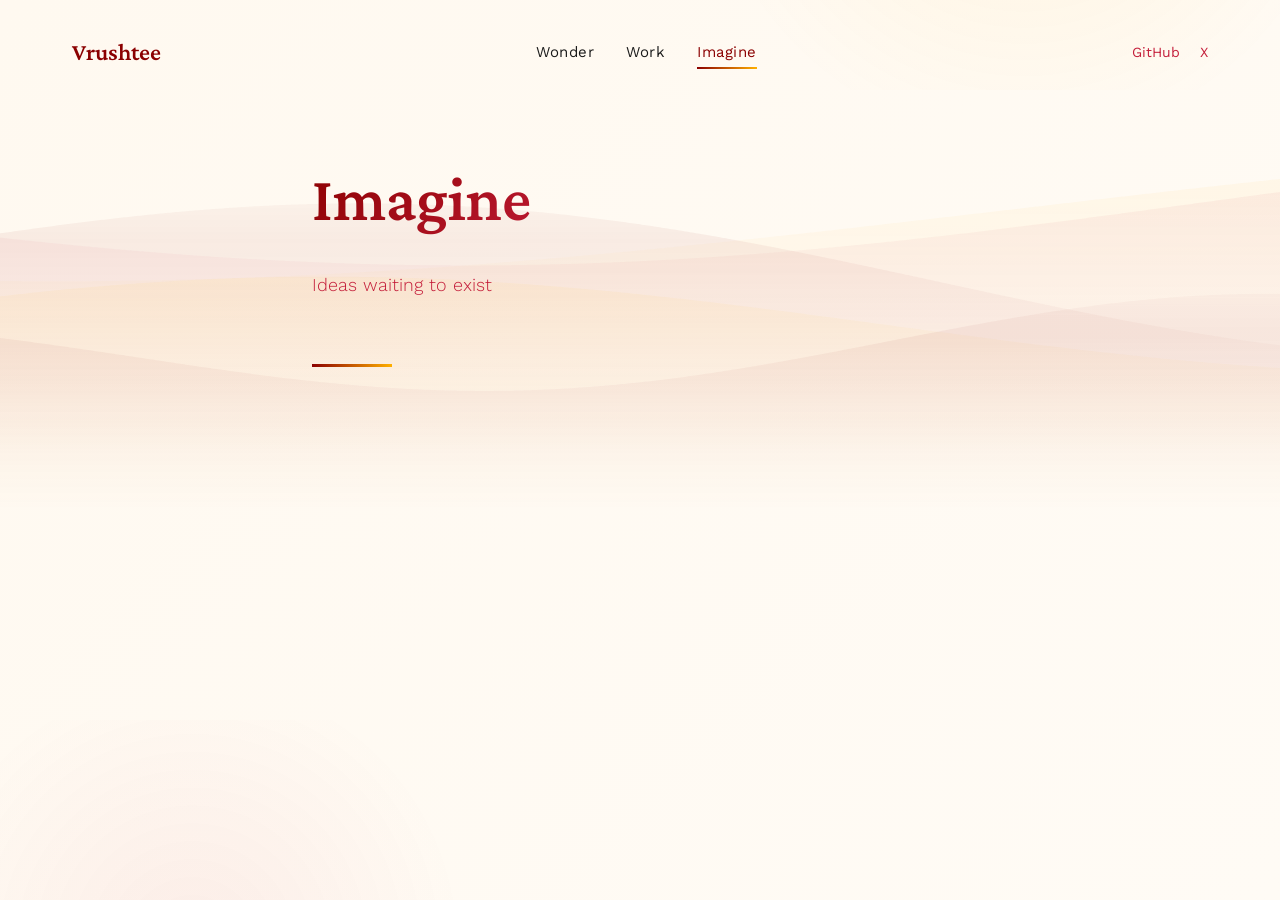
<file: imagine.html>
<!DOCTYPE html>
<html lang="en">
<head>
    <meta charset="UTF-8">
    <meta name="viewport" content="width=device-width, initial-scale=1.0">
    <title>Imagine — Vrushtee</title>
    <link rel="preconnect" href="https://fonts.googleapis.com">
    <link rel="preconnect" href="https://fonts.gstatic.com" crossorigin>
    <link href="https://fonts.googleapis.com/css2?family=Crimson+Pro:wght@400;600&family=Work+Sans:wght@300;400;500&display=swap" rel="stylesheet">
    <style>
        :root {
            --deep-red: #8B0000;
            --medium-red: #C41E3A;
            --warm-yellow: #FFB000;
            --light-cream: #FFF9F0;
            --text-dark: #1a1a1a;
        }

        * {
            margin: 0;
            padding: 0;
            box-sizing: border-box;
        }

        body {
            font-family: 'Work Sans', sans-serif;
            background: linear-gradient(135deg, var(--light-cream) 0%, #FFFBF5 100%);
            color: var(--text-dark);
            line-height: 1.7;
            min-height: 100vh;
            overflow-x: hidden;
            position: relative;
        }

        #aurora {
            position: fixed;
            top: 0;
            left: 0;
            width: 100%;
            height: 100%;
            z-index: -2;
            opacity: 0.4;
        }

        body::before {
            content: '';
            position: fixed;
            top: -50%;
            right: -10%;
            width: 60%;
            height: 60%;
            background: radial-gradient(circle, var(--warm-yellow) 0%, transparent 70%);
            opacity: 0.08;
            z-index: -1;
            animation: float 20s ease-in-out infinite;
        }

        body::after {
            content: '';
            position: fixed;
            bottom: -30%;
            left: -10%;
            width: 50%;
            height: 50%;
            background: radial-gradient(circle, var(--medium-red) 0%, transparent 70%);
            opacity: 0.06;
            z-index: -1;
            animation: float 25s ease-in-out infinite reverse;
        }

        @keyframes float {
            0%, 100% { transform: translate(0, 0) rotate(0deg); }
            50% { transform: translate(20px, 20px) rotate(5deg); }
        }

        header {
            padding: 32px;
            display: flex;
            justify-content: space-between;
            align-items: center;
            max-width: 1200px;
            margin: 0 auto;
        }

        .logo {
            font-family: 'Crimson Pro', serif;
            font-size: 24px;
            font-weight: 600;
            color: var(--deep-red);
            text-decoration: none;
        }

        .header-nav {
            display: flex;
            gap: 32px;
        }

        .header-nav a {
            font-size: 15px;
            font-weight: 400;
            text-decoration: none;
            color: var(--text-dark);
            position: relative;
            letter-spacing: 0.5px;
            transition: color 0.3s ease;
        }

        .header-nav a.active {
            color: var(--deep-red);
        }

        .header-nav a::after {
            content: '';
            position: absolute;
            bottom: -4px;
            left: 0;
            width: 0;
            height: 2px;
            background: linear-gradient(90deg, var(--deep-red), var(--warm-yellow));
            transition: width 0.3s ease;
        }

        .header-nav a:hover::after,
        .header-nav a.active::after {
            width: 100%;
        }

        .header-social {
            display: flex;
            gap: 20px;
        }

        .header-social a {
            font-size: 14px;
            color: var(--medium-red);
            text-decoration: none;
            font-weight: 400;
            transition: color 0.2s ease;
        }

        .header-social a:hover {
            color: var(--deep-red);
        }

        .container {
            max-width: 720px;
            margin: 0 auto;
            padding: 40px 32px 80px;
            position: relative;
        }

        .page-title {
            font-family: 'Crimson Pro', serif;
            font-size: 64px;
            font-weight: 600;
            margin-bottom: 16px;
            background: linear-gradient(135deg, var(--deep-red) 0%, var(--medium-red) 50%, var(--warm-yellow) 100%);
            -webkit-background-clip: text;
            -webkit-text-fill-color: transparent;
            background-clip: text;
            opacity: 0;
            animation: fadeInUp 1s ease forwards;
        }

        .page-subtitle {
            font-size: 18px;
            color: var(--medium-red);
            font-weight: 300;
            margin-bottom: 64px;
            opacity: 0;
            animation: fadeInUp 1s ease 0.2s forwards;
        }

        @keyframes fadeInUp {
            from {
                opacity: 0;
                transform: translateY(20px);
            }
            to {
                opacity: 1;
                transform: translateY(0);
            }
        }

        .accent-line {
            width: 80px;
            height: 3px;
            background: linear-gradient(90deg, var(--deep-red), var(--warm-yellow));
            margin-bottom: 48px;
            opacity: 0;
            animation: expandWidth 1.5s ease 0.4s forwards;
        }

        @keyframes expandWidth {
            from {
                width: 0;
                opacity: 0;
            }
            to {
                width: 80px;
                opacity: 1;
            }
        }

        .content {
            opacity: 0;
            animation: fadeInUp 1s ease 0.5s forwards;
        }

        .content p {
            font-size: 18px;
            line-height: 1.8;
            margin-bottom: 24px;
        }

        .content strong {
            color: var(--deep-red);
            font-weight: 500;
        }

        @media (max-width: 640px) {
            header {
                flex-direction: column;
                gap: 24px;
                padding: 24px;
            }

            .header-nav {
                gap: 24px;
            }

            .container {
                padding: 32px 24px 60px;
            }

            .page-title {
                font-size: 48px;
            }
        }
    </style>
</head>
<body>
    <canvas id="aurora"></canvas>

    <header>
        <a href="index.html" class="logo">Vrushtee</a>
        <nav class="header-nav">
            <a href="wonder.html">Wonder</a>
            <a href="work.html">Work</a>
            <a href="imagine.html" class="active">Imagine</a>
        </nav>
        <div class="header-social">
            <a href="https://github.com/vruga" target="_blank" rel="noopener">GitHub</a>
            <a href="https://x.com/vruga_" target="_blank" rel="noopener">X</a>
        </div>
    </header>

    <div class="container">
        <h1 class="page-title">Imagine</h1>
        <p class="page-subtitle">Ideas waiting to exist</p>

        <div class="accent-line"></div>

        <div class="content">
        </div>
    </div>

    <script>
        const auroraCanvas = document.getElementById('aurora');
        const auroraCtx = auroraCanvas.getContext('2d');

        function resizeAurora() {
            auroraCanvas.width = window.innerWidth;
            auroraCanvas.height = window.innerHeight;
        }
        resizeAurora();
        window.addEventListener('resize', resizeAurora);

        class AuroraWave {
            constructor(baseY, amplitude, frequency, speed, color) {
                this.baseY = baseY;
                this.amplitude = amplitude;
                this.frequency = frequency;
                this.speed = speed;
                this.color = color;
                this.offset = Math.random() * Math.PI * 2;
            }

            draw(time) {
                auroraCtx.beginPath();

                for (let x = 0; x <= auroraCanvas.width; x += 2) {
                    const y = this.baseY +
                             Math.sin(x * this.frequency + time * this.speed + this.offset) * this.amplitude +
                             Math.sin(x * this.frequency * 0.5 + time * this.speed * 1.3) * this.amplitude * 0.5;

                    if (x === 0) {
                        auroraCtx.moveTo(x, y);
                    } else {
                        auroraCtx.lineTo(x, y);
                    }
                }

                auroraCtx.lineTo(auroraCanvas.width, auroraCanvas.height);
                auroraCtx.lineTo(0, auroraCanvas.height);
                auroraCtx.closePath();

                const gradient = auroraCtx.createLinearGradient(0, this.baseY - this.amplitude * 2, 0, this.baseY + this.amplitude * 3);
                gradient.addColorStop(0, this.color.replace('ALPHA', '0'));
                gradient.addColorStop(0.3, this.color.replace('ALPHA', '0.15'));
                gradient.addColorStop(0.6, this.color.replace('ALPHA', '0.08'));
                gradient.addColorStop(1, this.color.replace('ALPHA', '0'));

                auroraCtx.fillStyle = gradient;
                auroraCtx.fill();
            }
        }

        const waves = [
            new AuroraWave(auroraCanvas.height * 0.3, 60, 0.003, 0.0008, 'rgba(139, 0, 0, ALPHA)'),
            new AuroraWave(auroraCanvas.height * 0.25, 80, 0.002, 0.0006, 'rgba(196, 30, 58, ALPHA)'),
            new AuroraWave(auroraCanvas.height * 0.35, 70, 0.0025, 0.0007, 'rgba(255, 176, 0, ALPHA)'),
            new AuroraWave(auroraCanvas.height * 0.4, 50, 0.004, 0.0009, 'rgba(139, 0, 0, ALPHA)'),
            new AuroraWave(auroraCanvas.height * 0.2, 90, 0.0015, 0.0005, 'rgba(255, 176, 0, ALPHA)')
        ];

        function animateAurora() {
            auroraCtx.clearRect(0, 0, auroraCanvas.width, auroraCanvas.height);
            const time = Date.now() * 0.001;
            waves.forEach(wave => wave.draw(time));
            requestAnimationFrame(animateAurora);
        }

        animateAurora();
    </script>
</body>
</html>
</file>
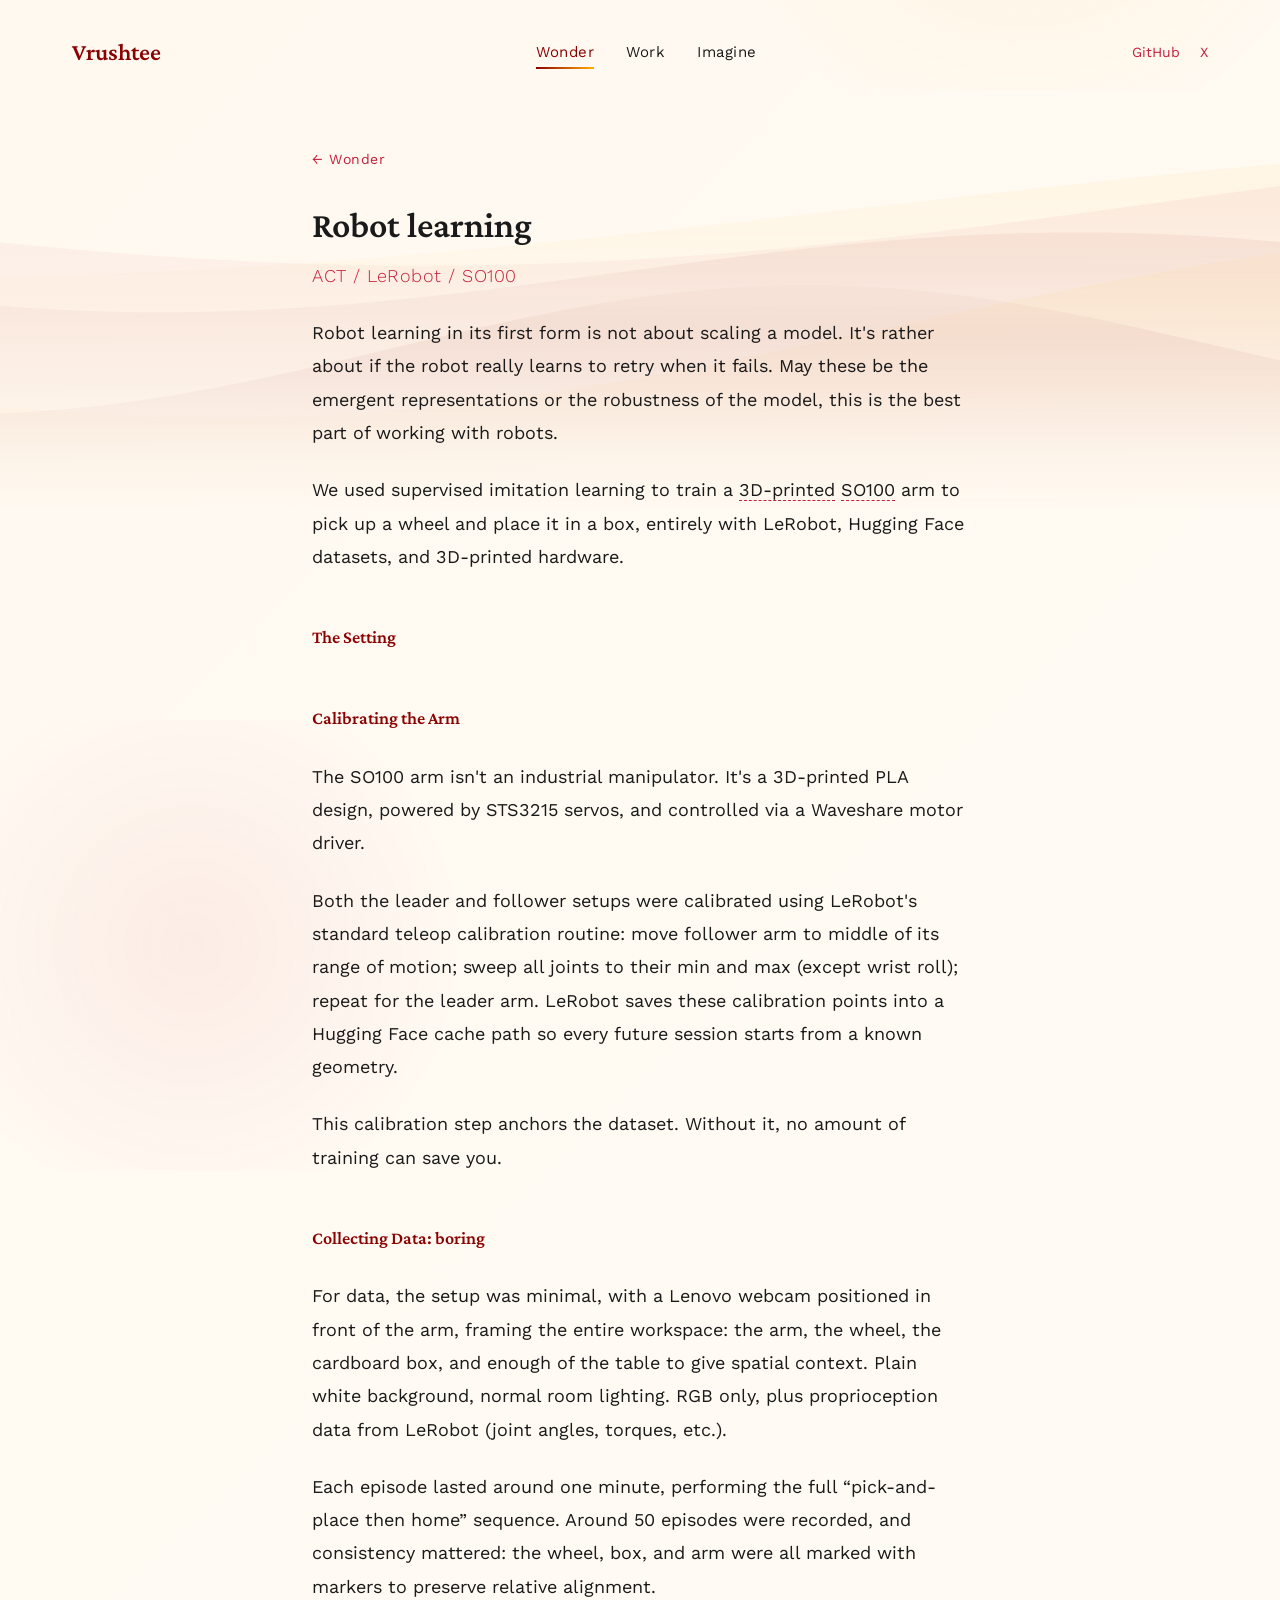
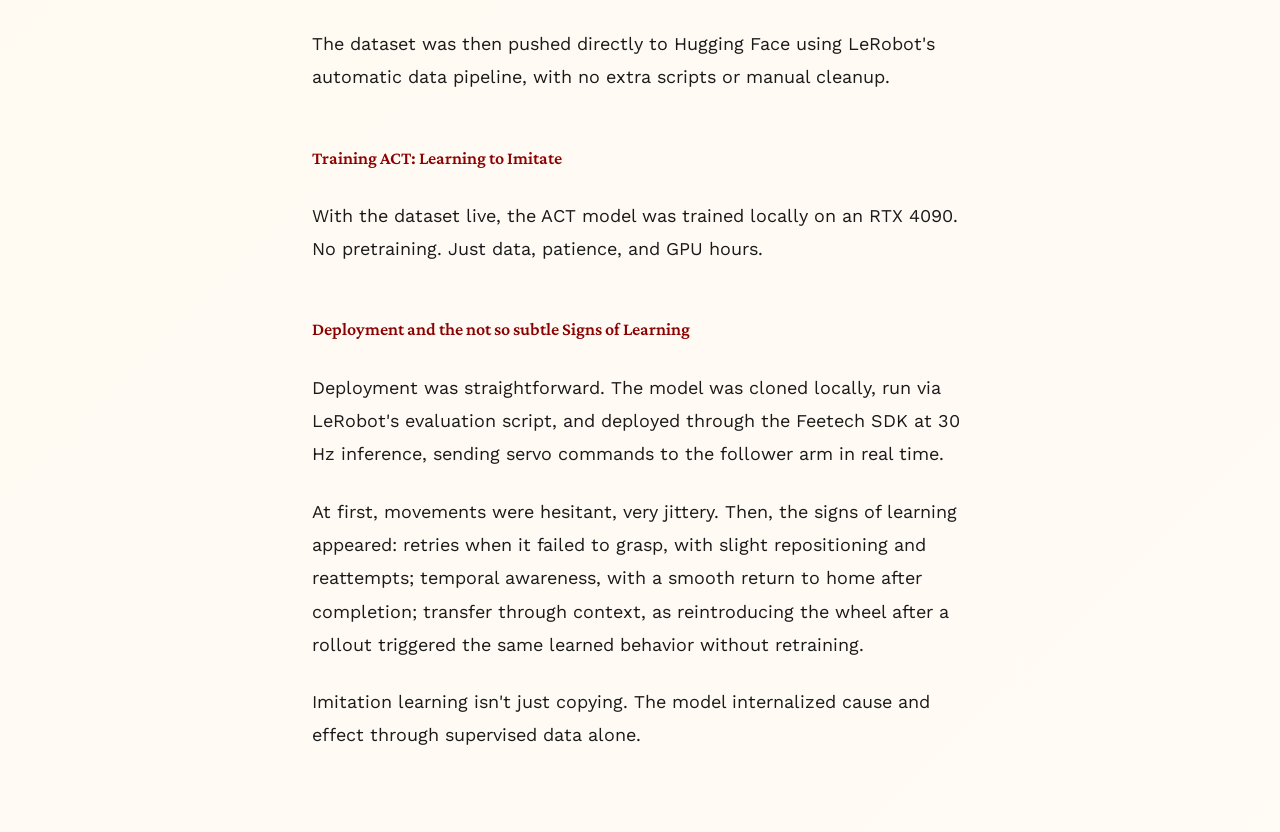
<file: wonder-robot-learning.html>
<!DOCTYPE html>
<html lang="en">
<head>
    <meta charset="UTF-8">
    <meta name="viewport" content="width=device-width, initial-scale=1.0">
    <title>Robot learning — Wonder — Vrushtee</title>
    <link rel="preconnect" href="https://fonts.googleapis.com">
    <link rel="preconnect" href="https://fonts.gstatic.com" crossorigin>
    <link href="https://fonts.googleapis.com/css2?family=Crimson+Pro:wght@400;600&family=Work+Sans:wght@300;400;500&display=swap" rel="stylesheet">
    <style>
        :root {
            --deep-red: #8B0000;
            --medium-red: #C41E3A;
            --warm-yellow: #FFB000;
            --light-cream: #FFF9F0;
            --text-dark: #1a1a1a;
        }

        * {
            margin: 0;
            padding: 0;
            box-sizing: border-box;
        }

        body {
            font-family: 'Work Sans', sans-serif;
            background: linear-gradient(135deg, var(--light-cream) 0%, #FFFBF5 100%);
            color: var(--text-dark);
            line-height: 1.7;
            min-height: 100vh;
            overflow-x: hidden;
            position: relative;
        }

        #aurora {
            position: fixed;
            top: 0;
            left: 0;
            width: 100%;
            height: 100%;
            z-index: -2;
            opacity: 0.4;
        }

        body::before {
            content: '';
            position: fixed;
            top: -50%;
            right: -10%;
            width: 60%;
            height: 60%;
            background: radial-gradient(circle, var(--warm-yellow) 0%, transparent 70%);
            opacity: 0.08;
            z-index: -1;
            animation: float 20s ease-in-out infinite;
        }

        body::after {
            content: '';
            position: fixed;
            bottom: -30%;
            left: -10%;
            width: 50%;
            height: 50%;
            background: radial-gradient(circle, var(--medium-red) 0%, transparent 70%);
            opacity: 0.06;
            z-index: -1;
            animation: float 25s ease-in-out infinite reverse;
        }

        @keyframes float {
            0%, 100% { transform: translate(0, 0) rotate(0deg); }
            50% { transform: translate(20px, 20px) rotate(5deg); }
        }

        header {
            padding: 32px;
            display: flex;
            justify-content: space-between;
            align-items: center;
            max-width: 1200px;
            margin: 0 auto;
        }

        .logo {
            font-family: 'Crimson Pro', serif;
            font-size: 24px;
            font-weight: 600;
            color: var(--deep-red);
            text-decoration: none;
        }

        .header-nav {
            display: flex;
            gap: 32px;
        }

        .header-nav a {
            font-size: 15px;
            font-weight: 400;
            text-decoration: none;
            color: var(--text-dark);
            position: relative;
            letter-spacing: 0.5px;
            transition: color 0.3s ease;
        }

        .header-nav a.active {
            color: var(--deep-red);
        }

        .header-nav a::after {
            content: '';
            position: absolute;
            bottom: -4px;
            left: 0;
            width: 0;
            height: 2px;
            background: linear-gradient(90deg, var(--deep-red), var(--warm-yellow));
            transition: width 0.3s ease;
        }

        .header-nav a:hover::after,
        .header-nav a.active::after {
            width: 100%;
        }

        .header-social {
            display: flex;
            gap: 20px;
        }

        .header-social a {
            font-size: 14px;
            color: var(--medium-red);
            text-decoration: none;
            font-weight: 400;
            transition: color 0.2s ease;
        }

        .header-social a:hover {
            color: var(--deep-red);
        }

        .container {
            max-width: 720px;
            margin: 0 auto;
            padding: 40px 32px 80px;
            position: relative;
        }

        .back-link {
            display: inline-block;
            font-size: 14px;
            color: var(--medium-red);
            text-decoration: none;
            margin-bottom: 32px;
            letter-spacing: 0.5px;
            transition: color 0.2s ease;
        }

        .back-link:hover {
            color: var(--deep-red);
        }

        .article-title {
            font-family: 'Crimson Pro', serif;
            font-size: 36px;
            font-weight: 600;
            color: var(--text-dark);
            margin-bottom: 12px;
            line-height: 1.2;
        }

        .article-meta {
            font-size: 14px;
            color: var(--medium-red);
            font-weight: 300;
            letter-spacing: 0.5px;
            margin-bottom: 40px;
        }

        .article p {
            font-size: 18px;
            line-height: 1.85;
            margin-bottom: 24px;
        }

        .article p:last-child {
            margin-bottom: 0;
        }

        .article a {
            color: var(--deep-red);
            text-decoration: none;
            border-bottom: 1px solid rgba(139, 0, 0, 0.3);
            transition: border-color 0.2s ease, color 0.2s ease;
        }

        .article a:hover {
            border-bottom-color: var(--deep-red);
            color: var(--medium-red);
        }

        .article-section {
            font-family: 'Crimson Pro', serif;
            font-size: 22px;
            font-weight: 600;
            color: var(--deep-red);
            margin-top: 48px;
            margin-bottom: 20px;
        }

        .hover-image-wrapper {
            position: relative;
            display: inline;
            cursor: pointer;
            border-bottom: 1px dashed var(--medium-red);
        }

        .hover-image-wrapper .hover-image {
            position: absolute;
            bottom: 100%;
            left: 50%;
            transform: translateX(-50%) translateY(-10px);
            width: 200px;
            height: auto;
            border-radius: 8px;
            box-shadow: 0 8px 32px rgba(0, 0, 0, 0.2);
            opacity: 0;
            visibility: hidden;
            transition: opacity 0.3s ease, transform 0.3s ease;
            z-index: 100;
            pointer-events: none;
        }

        .hover-image-wrapper:hover .hover-image {
            opacity: 1;
            visibility: visible;
            transform: translateX(-50%) translateY(0);
        }

        @media (max-width: 640px) {
            header {
                flex-direction: column;
                gap: 24px;
                padding: 24px;
            }

            .header-nav {
                gap: 24px;
            }

            .container {
                padding: 32px 24px 60px;
            }

            .article-title {
                font-size: 28px;
            }

            .hover-image-wrapper .hover-image {
                width: 150px;
            }
        }
    </style>
</head>
<body>
    <canvas id="aurora"></canvas>

    <header>
        <a href="index.html" class="logo">Vrushtee</a>
        <nav class="header-nav">
            <a href="wonder.html" class="active">Wonder</a>
            <a href="work.html">Work</a>
            <a href="imagine.html">Imagine</a>
        </nav>
        <div class="header-social">
            <a href="https://github.com/vruga" target="_blank" rel="noopener">GitHub</a>
            <a href="https://x.com/vruga_" target="_blank" rel="noopener">X</a>
        </div>
    </header>

    <div class="container">
        <a href="wonder.html" class="back-link">← Wonder</a>

        <article class="article">
            <h1 class="article-title">Robot learning</h1>
            <p class="article-meta">ACT / LeRobot / SO100</p>

            <p>
                Robot learning in its first form is not about scaling a model. It's rather about if the robot really learns to retry when it fails. May these be the emergent representations or the robustness of the model, this is the best part of working with robots.
            </p>

            <p>
                We used supervised imitation learning to train a <span class="hover-image-wrapper">3D-printed<img src="assets/3d.jpg" alt="3D printed parts" class="hover-image"></span> <span class="hover-image-wrapper">SO100<img src="assets/so100_random.jpg" alt="SO100 robot arm" class="hover-image"></span> arm to pick up a wheel and place it in a box, entirely with LeRobot, Hugging Face datasets, and 3D-printed hardware.
            </p>

            <p class="article-section">The Setting</p>

            <p class="article-section">Calibrating the Arm</p>

            <p>
                The SO100 arm isn't an industrial manipulator. It's a 3D-printed PLA design, powered by STS3215 servos, and controlled via a Waveshare motor driver.
            </p>

            <p>
                Both the leader and follower setups were calibrated using LeRobot's standard teleop calibration routine: move follower arm to middle of its range of motion; sweep all joints to their min and max (except wrist roll); repeat for the leader arm. LeRobot saves these calibration points into a Hugging Face cache path so every future session starts from a known geometry.
            </p>

            <p>
                This calibration step anchors the dataset. Without it, no amount of training can save you.
            </p>

            <p class="article-section">Collecting Data: boring</p>

            <p>
                For data, the setup was minimal, with a Lenovo webcam positioned in front of the arm, framing the entire workspace: the arm, the wheel, the cardboard box, and enough of the table to give spatial context. Plain white background, normal room lighting. RGB only, plus proprioception data from LeRobot (joint angles, torques, etc.).
            </p>

            <p>
                Each episode lasted around one minute, performing the full “pick-and-place then home” sequence. Around 50 episodes were recorded, and consistency mattered: the wheel, box, and arm were all marked with markers to preserve relative alignment.
            </p>

            <p>
                The dataset was then pushed directly to Hugging Face using LeRobot's automatic data pipeline, with no extra scripts or manual cleanup.
            </p>

            <p class="article-section">Training ACT: Learning to Imitate</p>

            <p>
                With the dataset live, the ACT model was trained locally on an RTX 4090. No pretraining. Just data, patience, and GPU hours.
            </p>

            <p class="article-section">Deployment and the not so subtle Signs of Learning</p>

            <p>
                Deployment was straightforward. The model was cloned locally, run via LeRobot's evaluation script, and deployed through the Feetech SDK at 30 Hz inference, sending servo commands to the follower arm in real time.
            </p>

            <p>
                At first, movements were hesitant, very jittery. Then, the signs of learning appeared: retries when it failed to grasp, with slight repositioning and reattempts; temporal awareness, with a smooth return to home after completion; transfer through context, as reintroducing the wheel after a rollout triggered the same learned behavior without retraining.
            </p>

            <p>
                Imitation learning isn't just copying. The model internalized cause and effect through supervised data alone.
            </p>
        </article>
    </div>

    <script>
        const auroraCanvas = document.getElementById('aurora');
        const auroraCtx = auroraCanvas.getContext('2d');

        function resizeAurora() {
            auroraCanvas.width = window.innerWidth;
            auroraCanvas.height = window.innerHeight;
        }
        resizeAurora();
        window.addEventListener('resize', resizeAurora);

        class AuroraWave {
            constructor(baseY, amplitude, frequency, speed, color) {
                this.baseY = baseY;
                this.amplitude = amplitude;
                this.frequency = frequency;
                this.speed = speed;
                this.color = color;
                this.offset = Math.random() * Math.PI * 2;
            }

            draw(time) {
                auroraCtx.beginPath();

                for (let x = 0; x <= auroraCanvas.width; x += 2) {
                    const y = this.baseY +
                             Math.sin(x * this.frequency + time * this.speed + this.offset) * this.amplitude +
                             Math.sin(x * this.frequency * 0.5 + time * this.speed * 1.3) * this.amplitude * 0.5;

                    if (x === 0) {
                        auroraCtx.moveTo(x, y);
                    } else {
                        auroraCtx.lineTo(x, y);
                    }
                }

                auroraCtx.lineTo(auroraCanvas.width, auroraCanvas.height);
                auroraCtx.lineTo(0, auroraCanvas.height);
                auroraCtx.closePath();

                const gradient = auroraCtx.createLinearGradient(0, this.baseY - this.amplitude * 2, 0, this.baseY + this.amplitude * 3);
                gradient.addColorStop(0, this.color.replace('ALPHA', '0'));
                gradient.addColorStop(0.3, this.color.replace('ALPHA', '0.15'));
                gradient.addColorStop(0.6, this.color.replace('ALPHA', '0.08'));
                gradient.addColorStop(1, this.color.replace('ALPHA', '0'));

                auroraCtx.fillStyle = gradient;
                auroraCtx.fill();
            }
        }

        const waves = [
            new AuroraWave(auroraCanvas.height * 0.3, 60, 0.003, 0.0008, 'rgba(139, 0, 0, ALPHA)'),
            new AuroraWave(auroraCanvas.height * 0.25, 80, 0.002, 0.0006, 'rgba(196, 30, 58, ALPHA)'),
            new AuroraWave(auroraCanvas.height * 0.35, 70, 0.0025, 0.0007, 'rgba(255, 176, 0, ALPHA)'),
            new AuroraWave(auroraCanvas.height * 0.4, 50, 0.004, 0.0009, 'rgba(139, 0, 0, ALPHA)'),
            new AuroraWave(auroraCanvas.height * 0.2, 90, 0.0015, 0.0005, 'rgba(255, 176, 0, ALPHA)')
        ];

        function animateAurora() {
            auroraCtx.clearRect(0, 0, auroraCanvas.width, auroraCanvas.height);
            const time = Date.now() * 0.001;
            waves.forEach(wave => wave.draw(time));
            requestAnimationFrame(animateAurora);
        }

        animateAurora();
    </script>
</body>
</html>
</file>
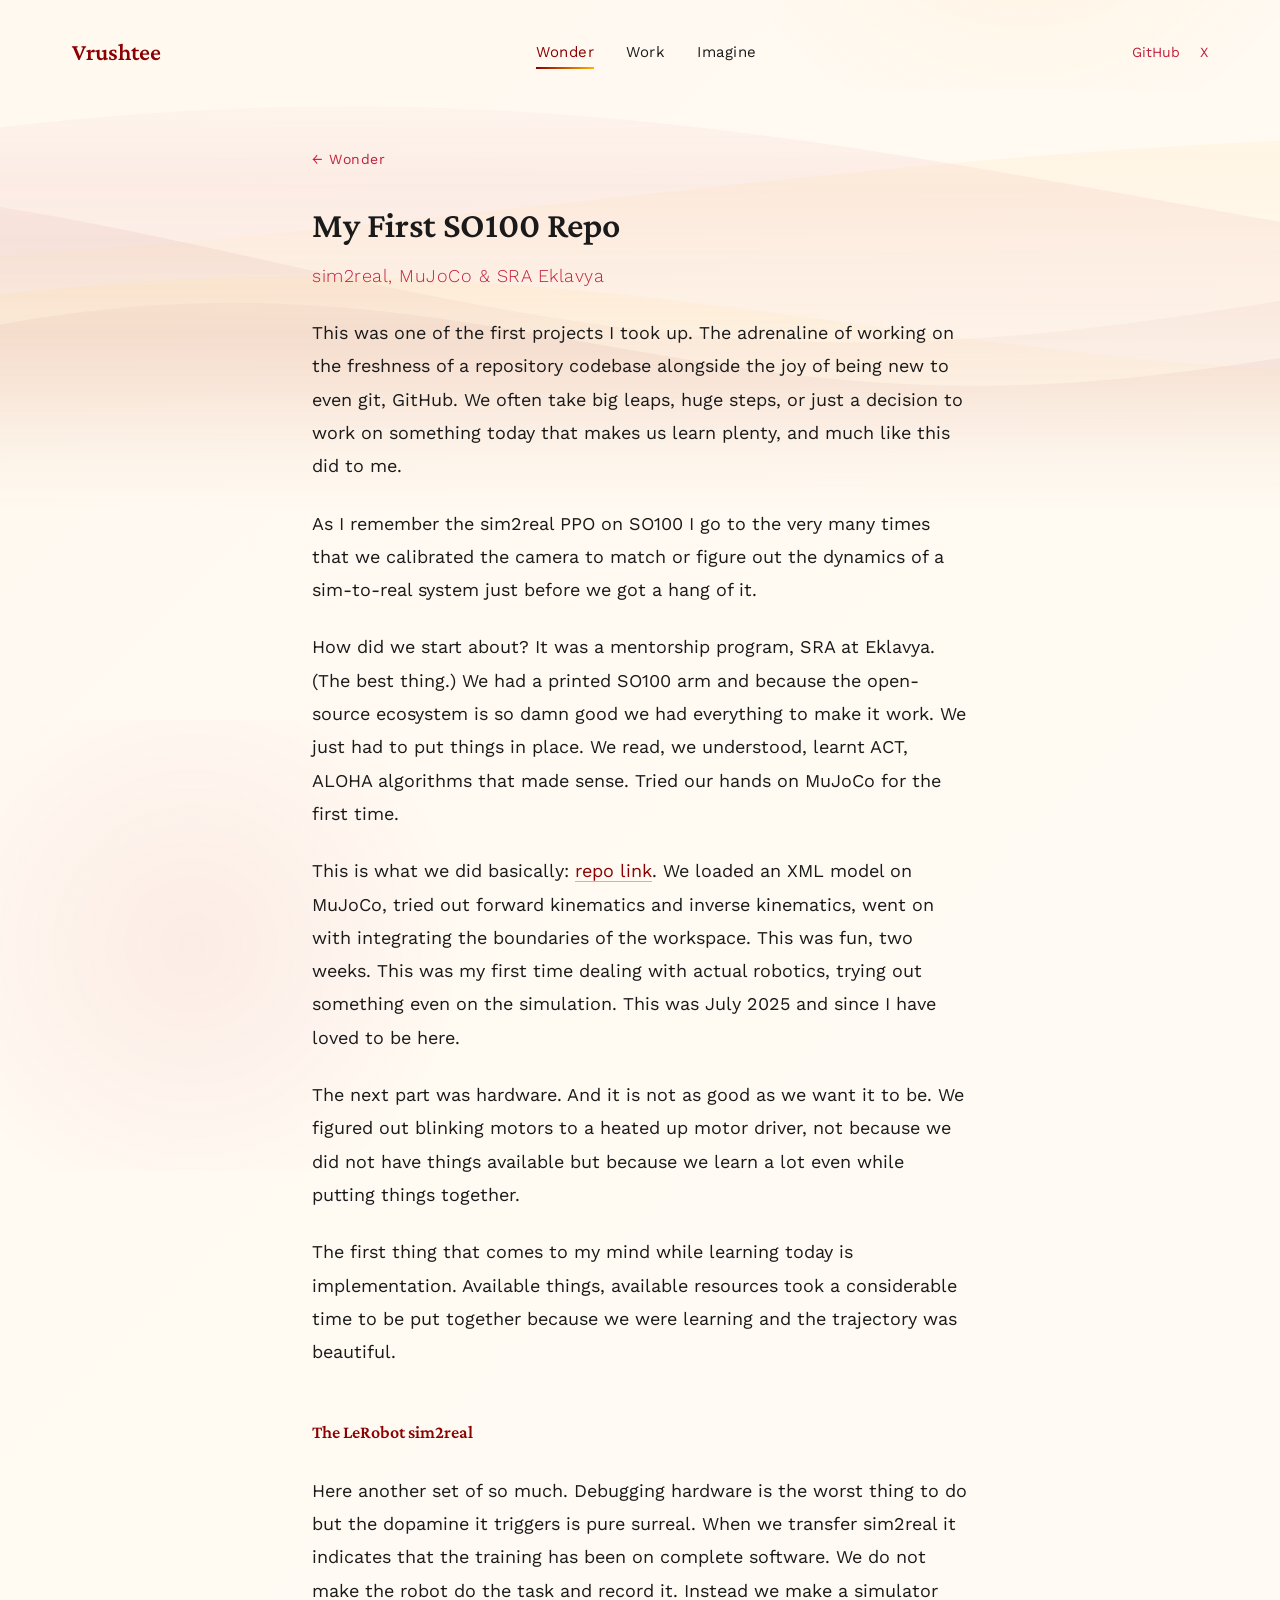
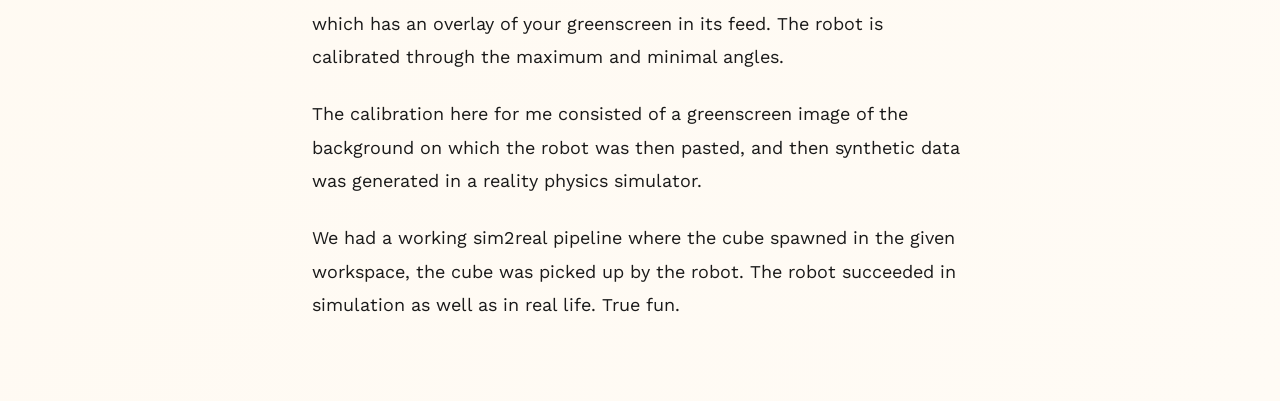
<file: wonder-so100.html>
<!DOCTYPE html>
<html lang="en">
<head>
    <meta charset="UTF-8">
    <meta name="viewport" content="width=device-width, initial-scale=1.0">
    <title>My First SO100 Repo — Wonder — Vrushtee</title>
    <link rel="preconnect" href="https://fonts.googleapis.com">
    <link rel="preconnect" href="https://fonts.gstatic.com" crossorigin>
    <link href="https://fonts.googleapis.com/css2?family=Crimson+Pro:wght@400;600&family=Work+Sans:wght@300;400;500&display=swap" rel="stylesheet">
    <style>
        :root {
            --deep-red: #8B0000;
            --medium-red: #C41E3A;
            --warm-yellow: #FFB000;
            --light-cream: #FFF9F0;
            --text-dark: #1a1a1a;
        }

        * {
            margin: 0;
            padding: 0;
            box-sizing: border-box;
        }

        body {
            font-family: 'Work Sans', sans-serif;
            background: linear-gradient(135deg, var(--light-cream) 0%, #FFFBF5 100%);
            color: var(--text-dark);
            line-height: 1.7;
            min-height: 100vh;
            overflow-x: hidden;
            position: relative;
        }

        #aurora {
            position: fixed;
            top: 0;
            left: 0;
            width: 100%;
            height: 100%;
            z-index: -2;
            opacity: 0.4;
        }

        body::before {
            content: '';
            position: fixed;
            top: -50%;
            right: -10%;
            width: 60%;
            height: 60%;
            background: radial-gradient(circle, var(--warm-yellow) 0%, transparent 70%);
            opacity: 0.08;
            z-index: -1;
            animation: float 20s ease-in-out infinite;
        }

        body::after {
            content: '';
            position: fixed;
            bottom: -30%;
            left: -10%;
            width: 50%;
            height: 50%;
            background: radial-gradient(circle, var(--medium-red) 0%, transparent 70%);
            opacity: 0.06;
            z-index: -1;
            animation: float 25s ease-in-out infinite reverse;
        }

        @keyframes float {
            0%, 100% { transform: translate(0, 0) rotate(0deg); }
            50% { transform: translate(20px, 20px) rotate(5deg); }
        }

        header {
            padding: 32px;
            display: flex;
            justify-content: space-between;
            align-items: center;
            max-width: 1200px;
            margin: 0 auto;
        }

        .logo {
            font-family: 'Crimson Pro', serif;
            font-size: 24px;
            font-weight: 600;
            color: var(--deep-red);
            text-decoration: none;
        }

        .header-nav {
            display: flex;
            gap: 32px;
        }

        .header-nav a {
            font-size: 15px;
            font-weight: 400;
            text-decoration: none;
            color: var(--text-dark);
            position: relative;
            letter-spacing: 0.5px;
            transition: color 0.3s ease;
        }

        .header-nav a.active {
            color: var(--deep-red);
        }

        .header-nav a::after {
            content: '';
            position: absolute;
            bottom: -4px;
            left: 0;
            width: 0;
            height: 2px;
            background: linear-gradient(90deg, var(--deep-red), var(--warm-yellow));
            transition: width 0.3s ease;
        }

        .header-nav a:hover::after,
        .header-nav a.active::after {
            width: 100%;
        }

        .header-social {
            display: flex;
            gap: 20px;
        }

        .header-social a {
            font-size: 14px;
            color: var(--medium-red);
            text-decoration: none;
            font-weight: 400;
            transition: color 0.2s ease;
        }

        .header-social a:hover {
            color: var(--deep-red);
        }

        .container {
            max-width: 720px;
            margin: 0 auto;
            padding: 40px 32px 80px;
            position: relative;
        }

        .back-link {
            display: inline-block;
            font-size: 14px;
            color: var(--medium-red);
            text-decoration: none;
            margin-bottom: 32px;
            letter-spacing: 0.5px;
            transition: color 0.2s ease;
        }

        .back-link:hover {
            color: var(--deep-red);
        }

        .article-title {
            font-family: 'Crimson Pro', serif;
            font-size: 36px;
            font-weight: 600;
            color: var(--text-dark);
            margin-bottom: 12px;
            line-height: 1.2;
        }

        .article-meta {
            font-size: 14px;
            color: var(--medium-red);
            font-weight: 300;
            letter-spacing: 0.5px;
            margin-bottom: 40px;
        }

        .article p {
            font-size: 18px;
            line-height: 1.85;
            margin-bottom: 24px;
        }

        .article p:last-child {
            margin-bottom: 0;
        }

        .article a {
            color: var(--deep-red);
            text-decoration: none;
            border-bottom: 1px solid rgba(139, 0, 0, 0.3);
            transition: border-color 0.2s ease, color 0.2s ease;
        }

        .article a:hover {
            border-bottom-color: var(--deep-red);
            color: var(--medium-red);
        }

        .article-section {
            font-family: 'Crimson Pro', serif;
            font-size: 22px;
            font-weight: 600;
            color: var(--deep-red);
            margin-top: 48px;
            margin-bottom: 20px;
        }

        @media (max-width: 640px) {
            header {
                flex-direction: column;
                gap: 24px;
                padding: 24px;
            }

            .header-nav {
                gap: 24px;
            }

            .container {
                padding: 32px 24px 60px;
            }

            .article-title {
                font-size: 28px;
            }
        }
    </style>
</head>
<body>
    <canvas id="aurora"></canvas>

    <header>
        <a href="index.html" class="logo">Vrushtee</a>
        <nav class="header-nav">
            <a href="wonder.html" class="active">Wonder</a>
            <a href="work.html">Work</a>
            <a href="imagine.html">Imagine</a>
        </nav>
        <div class="header-social">
            <a href="https://github.com/vruga" target="_blank" rel="noopener">GitHub</a>
            <a href="https://x.com/vruga_" target="_blank" rel="noopener">X</a>
        </div>
    </header>

    <div class="container">
        <a href="wonder.html" class="back-link">← Wonder</a>

        <article class="article">
            <h1 class="article-title">My First SO100 Repo</h1>
            <p class="article-meta">sim2real, MuJoCo &amp; SRA Eklavya</p>

            <p>
                This was one of the first projects I took up. The adrenaline of working on the freshness of a repository codebase alongside the joy of being new to even git, GitHub. We often take big leaps, huge steps, or just a decision to work on something today that makes us learn plenty, and much like this did to me.
            </p>

            <p>
                As I remember the sim2real PPO on SO100 I go to the very many times that we calibrated the camera to match or figure out the dynamics of a sim-to-real system just before we got a hang of it.
            </p>

            <p>
                How did we start about? It was a mentorship program, SRA at Eklavya. (The best thing.) We had a printed SO100 arm and because the open-source ecosystem is so damn good we had everything to make it work. We just had to put things in place. We read, we understood, learnt ACT, ALOHA algorithms that made sense. Tried our hands on MuJoCo for the first time.
            </p>

            <p>
                This is what we did basically: <a href="https://github.com/vruga/dume" target="_blank" rel="noopener">repo link</a>. We loaded an XML model on MuJoCo, tried out forward kinematics and inverse kinematics, went on with integrating the boundaries of the workspace. This was fun, two weeks. This was my first time dealing with actual robotics, trying out something even on the simulation. This was July 2025 and since I have loved to be here.
            </p>

            <p>
                The next part was hardware. And it is not as good as we want it to be. We figured out blinking motors to a heated up motor driver, not because we did not have things available but because we learn a lot even while putting things together.
            </p>

            <p>
                The first thing that comes to my mind while learning today is implementation. Available things, available resources took a considerable time to be put together because we were learning and the trajectory was beautiful.
            </p>

            <p class="article-section">The LeRobot sim2real</p>

            <p>
                Here another set of so much. Debugging hardware is the worst thing to do but the dopamine it triggers is pure surreal. When we transfer sim2real it indicates that the training has been on complete software. We do not make the robot do the task and record it. Instead we make a simulator which has an overlay of your greenscreen in its feed. The robot is calibrated through the maximum and minimal angles.
            </p>

            <p>
                The calibration here for me consisted of a greenscreen image of the background on which the robot was then pasted, and then synthetic data was generated in a reality physics simulator.
            </p>

            <p>
                We had a working sim2real pipeline where the cube spawned in the given workspace, the cube was picked up by the robot. The robot succeeded in simulation as well as in real life. True fun.
            </p>
        </article>
    </div>

    <script>
        const auroraCanvas = document.getElementById('aurora');
        const auroraCtx = auroraCanvas.getContext('2d');

        function resizeAurora() {
            auroraCanvas.width = window.innerWidth;
            auroraCanvas.height = window.innerHeight;
        }
        resizeAurora();
        window.addEventListener('resize', resizeAurora);

        class AuroraWave {
            constructor(baseY, amplitude, frequency, speed, color) {
                this.baseY = baseY;
                this.amplitude = amplitude;
                this.frequency = frequency;
                this.speed = speed;
                this.color = color;
                this.offset = Math.random() * Math.PI * 2;
            }

            draw(time) {
                auroraCtx.beginPath();

                for (let x = 0; x <= auroraCanvas.width; x += 2) {
                    const y = this.baseY +
                             Math.sin(x * this.frequency + time * this.speed + this.offset) * this.amplitude +
                             Math.sin(x * this.frequency * 0.5 + time * this.speed * 1.3) * this.amplitude * 0.5;

                    if (x === 0) {
                        auroraCtx.moveTo(x, y);
                    } else {
                        auroraCtx.lineTo(x, y);
                    }
                }

                auroraCtx.lineTo(auroraCanvas.width, auroraCanvas.height);
                auroraCtx.lineTo(0, auroraCanvas.height);
                auroraCtx.closePath();

                const gradient = auroraCtx.createLinearGradient(0, this.baseY - this.amplitude * 2, 0, this.baseY + this.amplitude * 3);
                gradient.addColorStop(0, this.color.replace('ALPHA', '0'));
                gradient.addColorStop(0.3, this.color.replace('ALPHA', '0.15'));
                gradient.addColorStop(0.6, this.color.replace('ALPHA', '0.08'));
                gradient.addColorStop(1, this.color.replace('ALPHA', '0'));

                auroraCtx.fillStyle = gradient;
                auroraCtx.fill();
            }
        }

        const waves = [
            new AuroraWave(auroraCanvas.height * 0.3, 60, 0.003, 0.0008, 'rgba(139, 0, 0, ALPHA)'),
            new AuroraWave(auroraCanvas.height * 0.25, 80, 0.002, 0.0006, 'rgba(196, 30, 58, ALPHA)'),
            new AuroraWave(auroraCanvas.height * 0.35, 70, 0.0025, 0.0007, 'rgba(255, 176, 0, ALPHA)'),
            new AuroraWave(auroraCanvas.height * 0.4, 50, 0.004, 0.0009, 'rgba(139, 0, 0, ALPHA)'),
            new AuroraWave(auroraCanvas.height * 0.2, 90, 0.0015, 0.0005, 'rgba(255, 176, 0, ALPHA)')
        ];

        function animateAurora() {
            auroraCtx.clearRect(0, 0, auroraCanvas.width, auroraCanvas.height);
            const time = Date.now() * 0.001;
            waves.forEach(wave => wave.draw(time));
            requestAnimationFrame(animateAurora);
        }

        animateAurora();
    </script>
</body>
</html>
</file>
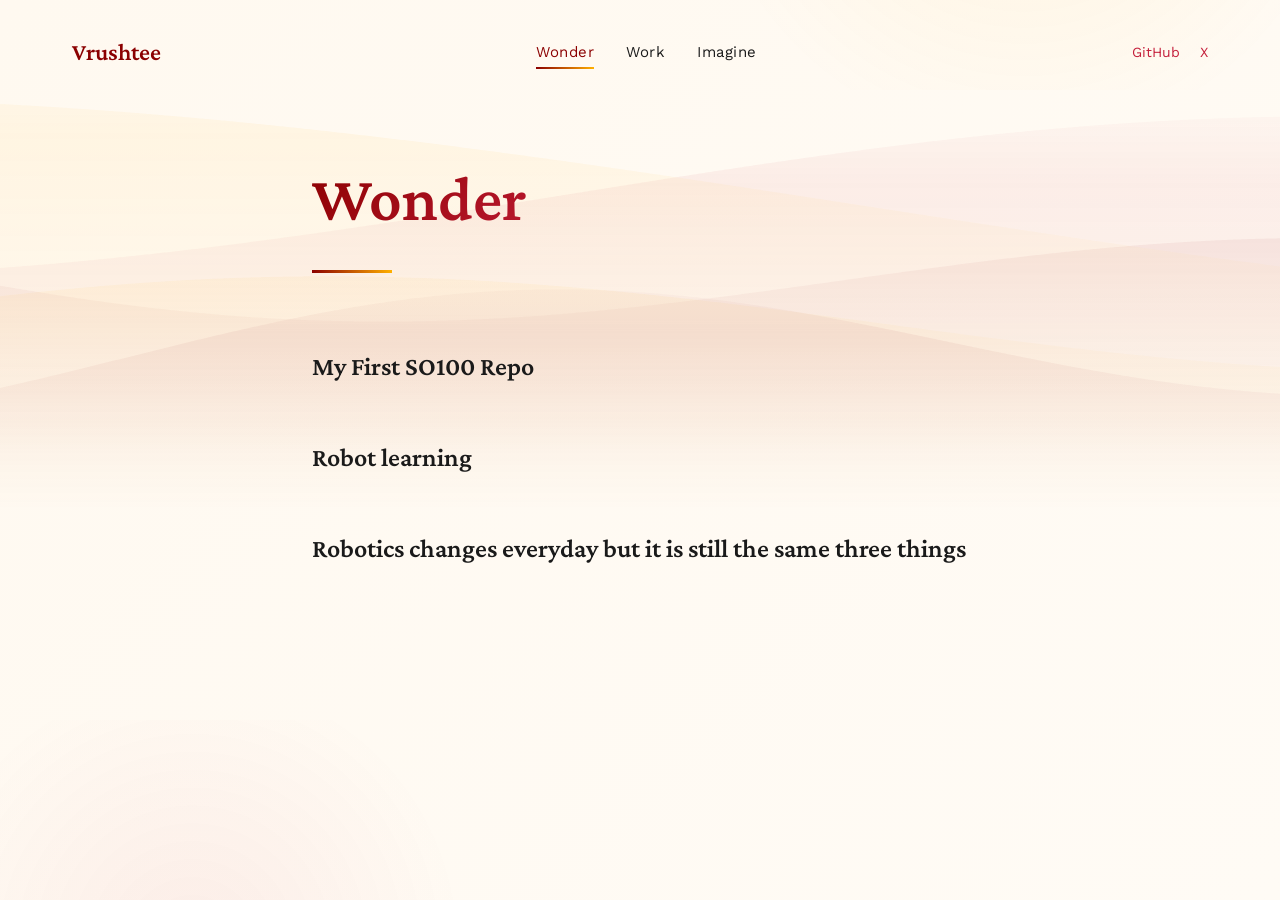
<file: wonder.html>
<!DOCTYPE html>
<html lang="en">
<head>
    <meta charset="UTF-8">
    <meta name="viewport" content="width=device-width, initial-scale=1.0">
    <title>Wonder — Vrushtee</title>
    <link rel="preconnect" href="https://fonts.googleapis.com">
    <link rel="preconnect" href="https://fonts.gstatic.com" crossorigin>
    <link href="https://fonts.googleapis.com/css2?family=Crimson+Pro:wght@400;600&family=Work+Sans:wght@300;400;500&display=swap" rel="stylesheet">
    <style>
        :root {
            --deep-red: #8B0000;
            --medium-red: #C41E3A;
            --warm-yellow: #FFB000;
            --light-cream: #FFF9F0;
            --text-dark: #1a1a1a;
        }

        * {
            margin: 0;
            padding: 0;
            box-sizing: border-box;
        }

        body {
            font-family: 'Work Sans', sans-serif;
            background: linear-gradient(135deg, var(--light-cream) 0%, #FFFBF5 100%);
            color: var(--text-dark);
            line-height: 1.7;
            min-height: 100vh;
            overflow-x: hidden;
            position: relative;
        }

        #aurora {
            position: fixed;
            top: 0;
            left: 0;
            width: 100%;
            height: 100%;
            z-index: -2;
            opacity: 0.4;
        }

        body::before {
            content: '';
            position: fixed;
            top: -50%;
            right: -10%;
            width: 60%;
            height: 60%;
            background: radial-gradient(circle, var(--warm-yellow) 0%, transparent 70%);
            opacity: 0.08;
            z-index: -1;
            animation: float 20s ease-in-out infinite;
        }

        body::after {
            content: '';
            position: fixed;
            bottom: -30%;
            left: -10%;
            width: 50%;
            height: 50%;
            background: radial-gradient(circle, var(--medium-red) 0%, transparent 70%);
            opacity: 0.06;
            z-index: -1;
            animation: float 25s ease-in-out infinite reverse;
        }

        @keyframes float {
            0%, 100% { transform: translate(0, 0) rotate(0deg); }
            50% { transform: translate(20px, 20px) rotate(5deg); }
        }

        /* Header Navigation */
        header {
            padding: 32px;
            display: flex;
            justify-content: space-between;
            align-items: center;
            max-width: 1200px;
            margin: 0 auto;
        }

        .logo {
            font-family: 'Crimson Pro', serif;
            font-size: 24px;
            font-weight: 600;
            color: var(--deep-red);
            text-decoration: none;
        }

        .header-nav {
            display: flex;
            gap: 32px;
        }

        .header-nav a {
            font-size: 15px;
            font-weight: 400;
            text-decoration: none;
            color: var(--text-dark);
            position: relative;
            letter-spacing: 0.5px;
            transition: color 0.3s ease;
        }

        .header-nav a.active {
            color: var(--deep-red);
        }

        .header-nav a::after {
            content: '';
            position: absolute;
            bottom: -4px;
            left: 0;
            width: 0;
            height: 2px;
            background: linear-gradient(90deg, var(--deep-red), var(--warm-yellow));
            transition: width 0.3s ease;
        }

        .header-nav a:hover::after,
        .header-nav a.active::after {
            width: 100%;
        }

        .header-social {
            display: flex;
            gap: 20px;
        }

        .header-social a {
            font-size: 14px;
            color: var(--medium-red);
            text-decoration: none;
            font-weight: 400;
            transition: color 0.2s ease;
        }

        .header-social a:hover {
            color: var(--deep-red);
        }

        .container {
            max-width: 720px;
            margin: 0 auto;
            padding: 40px 32px 80px;
            position: relative;
        }

        .page-title {
            font-family: 'Crimson Pro', serif;
            font-size: 64px;
            font-weight: 600;
            margin-bottom: 16px;
            background: linear-gradient(135deg, var(--deep-red) 0%, var(--medium-red) 50%, var(--warm-yellow) 100%);
            -webkit-background-clip: text;
            -webkit-text-fill-color: transparent;
            background-clip: text;
            opacity: 0;
            animation: fadeInUp 1s ease forwards;
        }

        @keyframes fadeInUp {
            from {
                opacity: 0;
                transform: translateY(20px);
            }
            to {
                opacity: 1;
                transform: translateY(0);
            }
        }

        .accent-line {
            width: 80px;
            height: 3px;
            background: linear-gradient(90deg, var(--deep-red), var(--warm-yellow));
            margin-bottom: 48px;
            opacity: 0;
            animation: expandWidth 1.5s ease 0.4s forwards;
        }

        @keyframes expandWidth {
            from {
                width: 0;
                opacity: 0;
            }
            to {
                width: 80px;
                opacity: 1;
            }
        }

        .content {
            opacity: 0;
            animation: fadeInUp 1s ease 0.5s forwards;
        }

        .content p {
            font-size: 18px;
            line-height: 1.8;
            margin-bottom: 24px;
        }

        .content strong {
            color: var(--deep-red);
            font-weight: 500;
        }

        .article {
            margin-top: 8px;
        }

        .article-title {
            font-family: 'Crimson Pro', serif;
            font-size: 36px;
            font-weight: 600;
            color: var(--text-dark);
            margin-bottom: 12px;
            line-height: 1.2;
        }

        .article-meta {
            font-size: 14px;
            color: var(--medium-red);
            font-weight: 300;
            letter-spacing: 0.5px;
            margin-bottom: 40px;
        }

        .article p {
            font-size: 18px;
            line-height: 1.85;
            margin-bottom: 24px;
        }

        .article p:last-child {
            margin-bottom: 0;
        }

        .article a {
            color: var(--deep-red);
            text-decoration: none;
            border-bottom: 1px solid rgba(139, 0, 0, 0.3);
            transition: border-color 0.2s ease, color 0.2s ease;
        }

        .article a:hover {
            border-bottom-color: var(--deep-red);
            color: var(--medium-red);
        }

        .article-section {
            font-family: 'Crimson Pro', serif;
            font-size: 22px;
            font-weight: 600;
            color: var(--deep-red);
            margin-top: 48px;
            margin-bottom: 20px;
        }

        .blog-list {
            list-style: none;
        }

        .blog-entry {
            display: block;
            text-decoration: none;
            color: inherit;
            padding: 28px 24px;
            margin: 0 -24px 0 -24px;
            border-radius: 8px;
            border-bottom: none;
            transition: background 0.2s ease, color 0.2s ease;
        }

        .blog-entry:hover {
            background: rgba(139, 0, 0, 0.04);
        }

        .blog-entry-title {
            font-family: 'Crimson Pro', serif;
            font-size: 26px;
            font-weight: 600;
            color: var(--text-dark);
            line-height: 1.35;
            transition: color 0.2s ease;
        }

        .blog-entry:hover .blog-entry-title {
            color: var(--deep-red);
        }

        .blog-entry-meta {
            font-size: 14px;
            color: var(--medium-red);
            font-weight: 300;
            letter-spacing: 0.5px;
        }

        @media (max-width: 640px) {
            header {
                flex-direction: column;
                gap: 24px;
                padding: 24px;
            }

            .header-nav {
                gap: 24px;
            }

            .container {
                padding: 32px 24px 60px;
            }

            .page-title {
                font-size: 48px;
            }
        }
    </style>
</head>
<body>
    <canvas id="aurora"></canvas>

    <header>
        <a href="index.html" class="logo">Vrushtee</a>
        <nav class="header-nav">
            <a href="wonder.html" class="active">Wonder</a>
            <a href="work.html">Work</a>
            <a href="imagine.html">Imagine</a>
        </nav>
        <div class="header-social">
            <a href="https://github.com/vruga" target="_blank" rel="noopener">GitHub</a>
            <a href="https://x.com/vruga_" target="_blank" rel="noopener">X</a>
        </div>
    </header>

    <div class="container">
        <h1 class="page-title">Wonder</h1>

        <div class="accent-line"></div>

        <nav class="blog-list content">
            <a href="wonder-so100.html" class="blog-entry">
                <h2 class="blog-entry-title">My First SO100 Repo</h2>
            </a>
            <a href="wonder-robot-learning.html" class="blog-entry">
                <h2 class="blog-entry-title">Robot learning</h2>
            </a>
            <a href="wonder-robotics-three-things.html" class="blog-entry">
                <h2 class="blog-entry-title">Robotics changes everyday but it is still the same three things</h2>
            </a>
        </nav>
    </div>

    <script>
        const auroraCanvas = document.getElementById('aurora');
        const auroraCtx = auroraCanvas.getContext('2d');

        function resizeAurora() {
            auroraCanvas.width = window.innerWidth;
            auroraCanvas.height = window.innerHeight;
        }
        resizeAurora();
        window.addEventListener('resize', resizeAurora);

        class AuroraWave {
            constructor(baseY, amplitude, frequency, speed, color) {
                this.baseY = baseY;
                this.amplitude = amplitude;
                this.frequency = frequency;
                this.speed = speed;
                this.color = color;
                this.offset = Math.random() * Math.PI * 2;
            }

            draw(time) {
                auroraCtx.beginPath();

                for (let x = 0; x <= auroraCanvas.width; x += 2) {
                    const y = this.baseY +
                             Math.sin(x * this.frequency + time * this.speed + this.offset) * this.amplitude +
                             Math.sin(x * this.frequency * 0.5 + time * this.speed * 1.3) * this.amplitude * 0.5;

                    if (x === 0) {
                        auroraCtx.moveTo(x, y);
                    } else {
                        auroraCtx.lineTo(x, y);
                    }
                }

                auroraCtx.lineTo(auroraCanvas.width, auroraCanvas.height);
                auroraCtx.lineTo(0, auroraCanvas.height);
                auroraCtx.closePath();

                const gradient = auroraCtx.createLinearGradient(0, this.baseY - this.amplitude * 2, 0, this.baseY + this.amplitude * 3);
                gradient.addColorStop(0, this.color.replace('ALPHA', '0'));
                gradient.addColorStop(0.3, this.color.replace('ALPHA', '0.15'));
                gradient.addColorStop(0.6, this.color.replace('ALPHA', '0.08'));
                gradient.addColorStop(1, this.color.replace('ALPHA', '0'));

                auroraCtx.fillStyle = gradient;
                auroraCtx.fill();
            }
        }

        const waves = [
            new AuroraWave(auroraCanvas.height * 0.3, 60, 0.003, 0.0008, 'rgba(139, 0, 0, ALPHA)'),
            new AuroraWave(auroraCanvas.height * 0.25, 80, 0.002, 0.0006, 'rgba(196, 30, 58, ALPHA)'),
            new AuroraWave(auroraCanvas.height * 0.35, 70, 0.0025, 0.0007, 'rgba(255, 176, 0, ALPHA)'),
            new AuroraWave(auroraCanvas.height * 0.4, 50, 0.004, 0.0009, 'rgba(139, 0, 0, ALPHA)'),
            new AuroraWave(auroraCanvas.height * 0.2, 90, 0.0015, 0.0005, 'rgba(255, 176, 0, ALPHA)')
        ];

        function animateAurora() {
            auroraCtx.clearRect(0, 0, auroraCanvas.width, auroraCanvas.height);
            const time = Date.now() * 0.001;
            waves.forEach(wave => wave.draw(time));
            requestAnimationFrame(animateAurora);
        }

        animateAurora();
    </script>
</body>
</html>
</file>
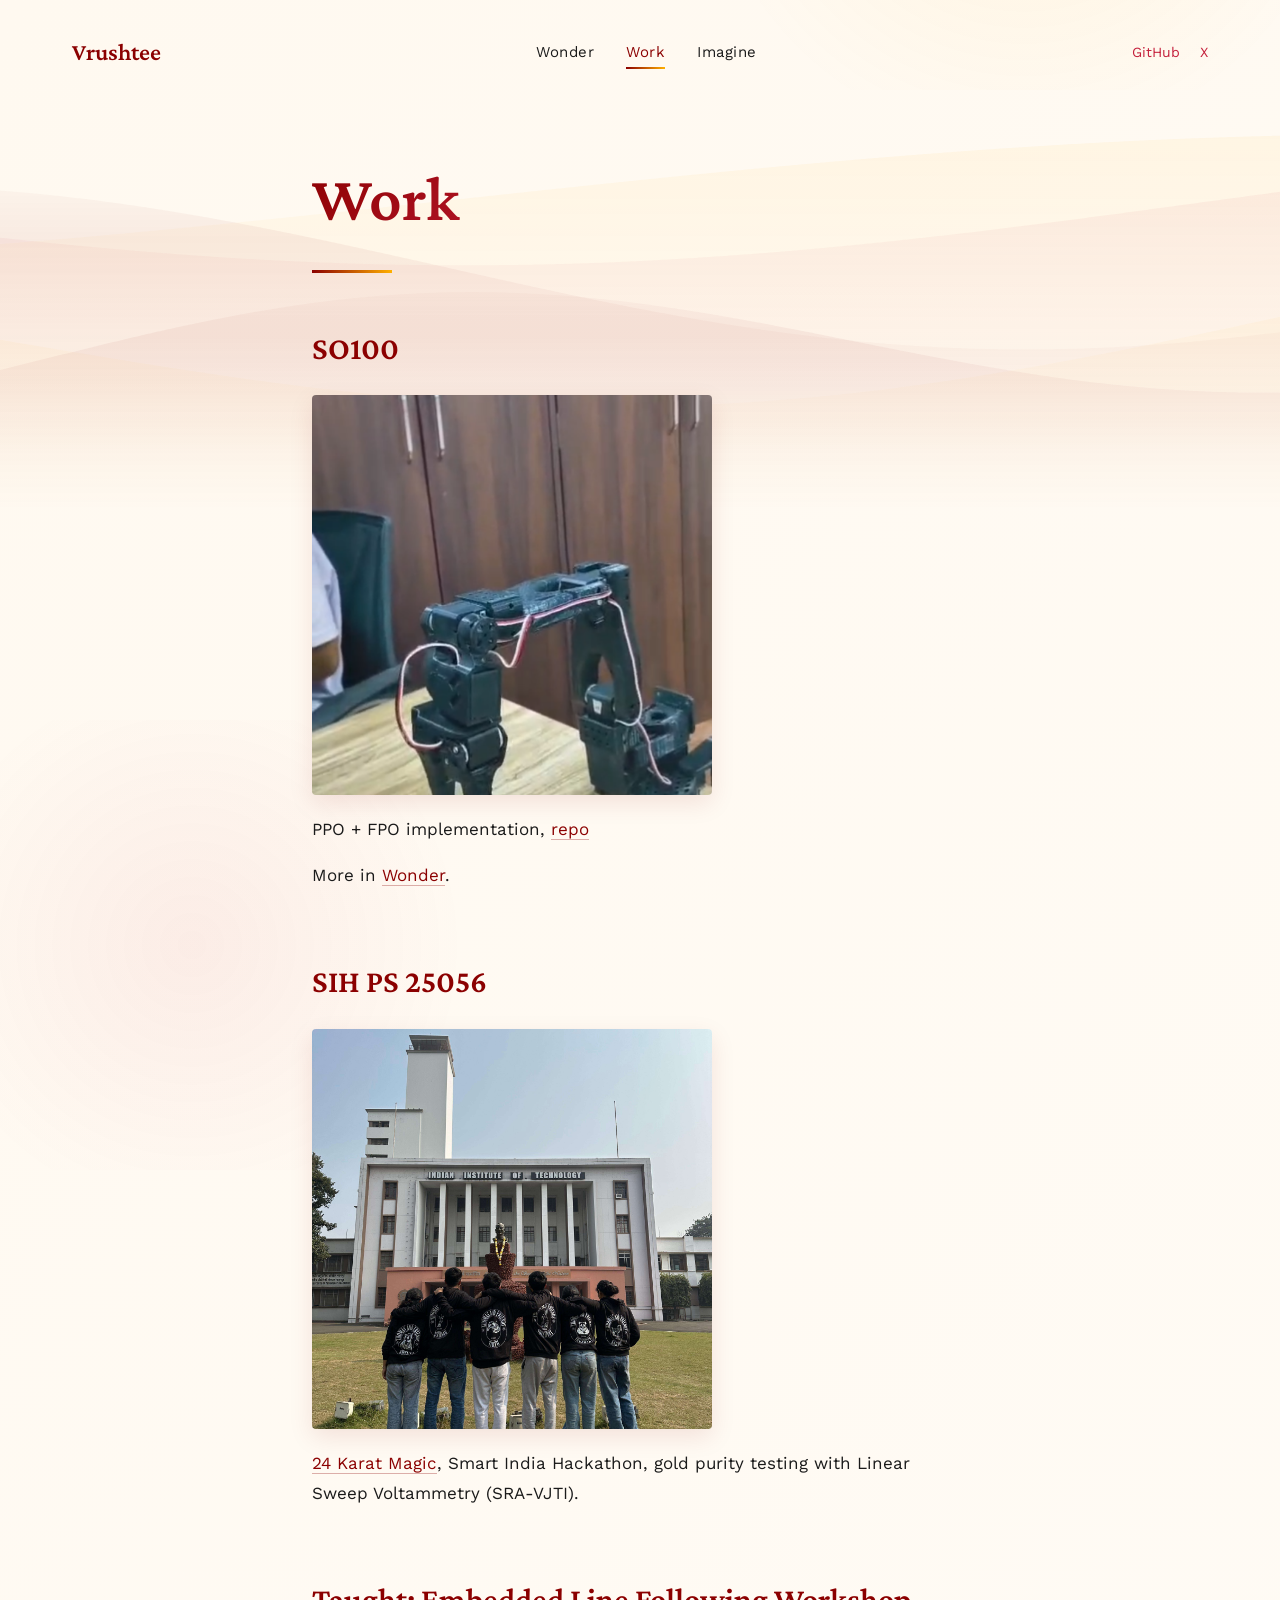
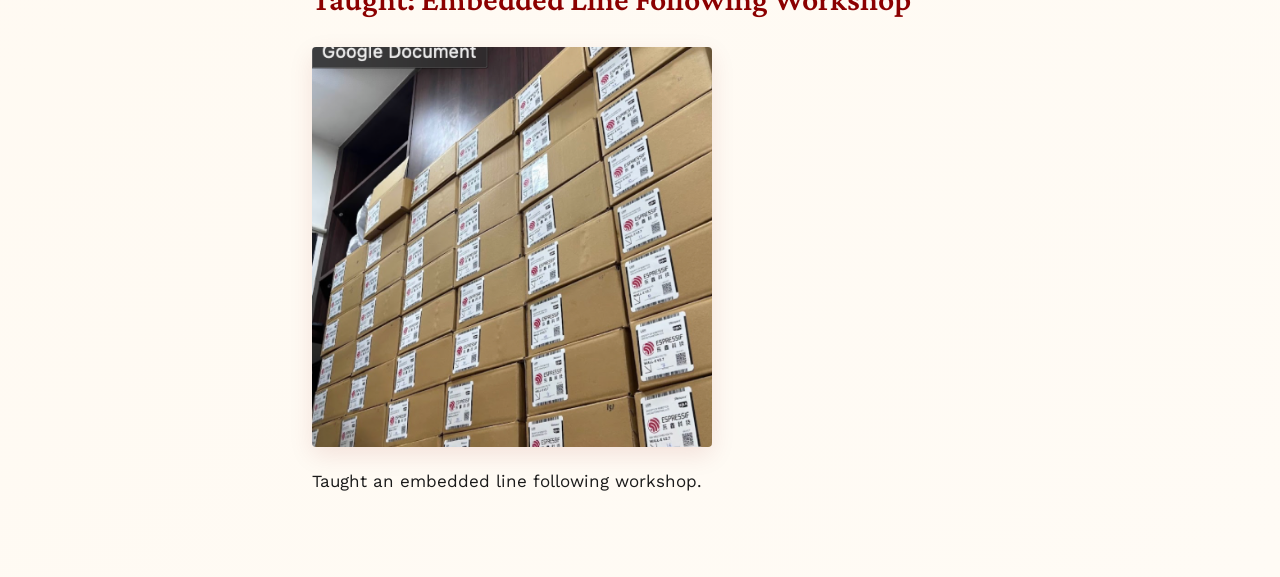
<file: work.html>
<!DOCTYPE html>
<html lang="en">
<head>
    <meta charset="UTF-8">
    <meta name="viewport" content="width=device-width, initial-scale=1.0">
    <title>Work — Vrushtee</title>
    <link rel="preconnect" href="https://fonts.googleapis.com">
    <link rel="preconnect" href="https://fonts.gstatic.com" crossorigin>
    <link href="https://fonts.googleapis.com/css2?family=Crimson+Pro:wght@400;600&family=Work+Sans:wght@300;400;500&display=swap" rel="stylesheet">
    <style>
        :root {
            --deep-red: #8B0000;
            --medium-red: #C41E3A;
            --warm-yellow: #FFB000;
            --light-cream: #FFF9F0;
            --text-dark: #1a1a1a;
        }

        * {
            margin: 0;
            padding: 0;
            box-sizing: border-box;
        }

        body {
            font-family: 'Work Sans', sans-serif;
            background: linear-gradient(135deg, var(--light-cream) 0%, #FFFBF5 100%);
            color: var(--text-dark);
            line-height: 1.7;
            min-height: 100vh;
            overflow-x: hidden;
            position: relative;
        }

        #aurora {
            position: fixed;
            top: 0;
            left: 0;
            width: 100%;
            height: 100%;
            z-index: -2;
            opacity: 0.4;
        }

        body::before {
            content: '';
            position: fixed;
            top: -50%;
            right: -10%;
            width: 60%;
            height: 60%;
            background: radial-gradient(circle, var(--warm-yellow) 0%, transparent 70%);
            opacity: 0.08;
            z-index: -1;
            animation: float 20s ease-in-out infinite;
        }

        body::after {
            content: '';
            position: fixed;
            bottom: -30%;
            left: -10%;
            width: 50%;
            height: 50%;
            background: radial-gradient(circle, var(--medium-red) 0%, transparent 70%);
            opacity: 0.06;
            z-index: -1;
            animation: float 25s ease-in-out infinite reverse;
        }

        @keyframes float {
            0%, 100% { transform: translate(0, 0) rotate(0deg); }
            50% { transform: translate(20px, 20px) rotate(5deg); }
        }

        header {
            padding: 32px;
            display: flex;
            justify-content: space-between;
            align-items: center;
            max-width: 1200px;
            margin: 0 auto;
        }

        .logo {
            font-family: 'Crimson Pro', serif;
            font-size: 24px;
            font-weight: 600;
            color: var(--deep-red);
            text-decoration: none;
        }

        .header-nav {
            display: flex;
            gap: 32px;
        }

        .header-nav a {
            font-size: 15px;
            font-weight: 400;
            text-decoration: none;
            color: var(--text-dark);
            position: relative;
            letter-spacing: 0.5px;
            transition: color 0.3s ease;
        }

        .header-nav a.active {
            color: var(--deep-red);
        }

        .header-nav a::after {
            content: '';
            position: absolute;
            bottom: -4px;
            left: 0;
            width: 0;
            height: 2px;
            background: linear-gradient(90deg, var(--deep-red), var(--warm-yellow));
            transition: width 0.3s ease;
        }

        .header-nav a:hover::after,
        .header-nav a.active::after {
            width: 100%;
        }

        .header-social {
            display: flex;
            gap: 20px;
        }

        .header-social a {
            font-size: 14px;
            color: var(--medium-red);
            text-decoration: none;
            font-weight: 400;
            transition: color 0.2s ease;
        }

        .header-social a:hover {
            color: var(--deep-red);
        }

        .container {
            max-width: 720px;
            margin: 0 auto;
            padding: 40px 32px 80px;
            position: relative;
        }

        .page-title {
            font-family: 'Crimson Pro', serif;
            font-size: 64px;
            font-weight: 600;
            margin-bottom: 16px;
            background: linear-gradient(135deg, var(--deep-red) 0%, var(--medium-red) 50%, var(--warm-yellow) 100%);
            -webkit-background-clip: text;
            -webkit-text-fill-color: transparent;
            background-clip: text;
            opacity: 0;
            animation: fadeInUp 1s ease forwards;
        }

        @keyframes fadeInUp {
            from {
                opacity: 0;
                transform: translateY(20px);
            }
            to {
                opacity: 1;
                transform: translateY(0);
            }
        }

        .accent-line {
            width: 80px;
            height: 3px;
            background: linear-gradient(90deg, var(--deep-red), var(--warm-yellow));
            margin-bottom: 48px;
            opacity: 0;
            animation: expandWidth 1.5s ease 0.4s forwards;
        }

        @keyframes expandWidth {
            from {
                width: 0;
                opacity: 0;
            }
            to {
                width: 80px;
                opacity: 1;
            }
        }

        .content {
            opacity: 0;
            animation: fadeInUp 1s ease 0.5s forwards;
        }

        .content p {
            font-size: 18px;
            line-height: 1.8;
            margin-bottom: 24px;
        }

        .content strong {
            color: var(--deep-red);
            font-weight: 500;
        }

        .work-section {
            margin-bottom: 64px;
        }

        .work-section:last-child {
            margin-bottom: 0;
        }

        .work-section h2 {
            font-family: 'Crimson Pro', serif;
            font-size: 32px;
            font-weight: 600;
            color: var(--deep-red);
            margin-bottom: 20px;
        }

        .work-photo {
            width: 100%;
            max-width: 400px;
            aspect-ratio: 1;
            object-fit: cover;
            display: block;
            margin-bottom: 20px;
            border-radius: 4px;
            box-shadow: 0 8px 24px rgba(139, 0, 0, 0.1);
        }

        .work-section p {
            font-size: 17px;
            line-height: 1.75;
            margin-bottom: 16px;
        }

        .work-section p:last-child {
            margin-bottom: 0;
        }

        .work-section a {
            color: var(--deep-red);
            text-decoration: none;
            border-bottom: 1px solid rgba(139, 0, 0, 0.3);
            transition: border-color 0.2s ease, color 0.2s ease;
        }

        .work-section a:hover {
            border-bottom-color: var(--deep-red);
            color: var(--medium-red);
        }

        @media (max-width: 640px) {
            header {
                flex-direction: column;
                gap: 24px;
                padding: 24px;
            }

            .header-nav {
                gap: 24px;
            }

            .container {
                padding: 32px 24px 60px;
            }

            .page-title {
                font-size: 48px;
            }
        }
    </style>
</head>
<body>
    <canvas id="aurora"></canvas>

    <header>
        <a href="index.html" class="logo">Vrushtee</a>
        <nav class="header-nav">
            <a href="wonder.html">Wonder</a>
            <a href="work.html" class="active">Work</a>
            <a href="imagine.html">Imagine</a>
        </nav>
        <div class="header-social">
            <a href="https://github.com/vruga" target="_blank" rel="noopener">GitHub</a>
            <a href="https://x.com/vruga_" target="_blank" rel="noopener">X</a>
        </div>
    </header>

    <div class="container">
        <h1 class="page-title">Work</h1>

        <div class="accent-line"></div>

        <div class="content">
            <section class="work-section">
                <h2>SO100</h2>
                <img src="assets/so100.png" alt="SO100 robotic arm" class="work-photo">
                <p>
                    PPO + FPO implementation, <a href="https://github.com/vruga/lerobot-sim2real" target="_blank" rel="noopener">repo</a>
                </p>
                <p>
                    More in <a href="wonder-so100.html">Wonder</a>.
                </p>
            </section>

            <section class="work-section">
                <h2>SIH PS 25056</h2>
                <img src="assets/sih.jpg" alt="SIH PS 25056, 24 Karat Magic" class="work-photo">
                <p>
                    <a href="https://blog.sravjti.in/2025/12/16/24-karat-magic.html" target="_blank" rel="noopener">24 Karat Magic</a>, Smart India Hackathon, gold purity testing with Linear Sweep Voltammetry (SRA-VJTI).
                </p>
            </section>

            <section class="work-section">
                <h2>Taught: Embedded Line Following Workshop</h2>
                <img src="assets/walle.png" alt="WALL-E line following workshop" class="work-photo">
                <p>
                    Taught an embedded line following workshop.
                </p>
            </section>
        </div>
    </div>

    <script>
        const auroraCanvas = document.getElementById('aurora');
        const auroraCtx = auroraCanvas.getContext('2d');

        function resizeAurora() {
            auroraCanvas.width = window.innerWidth;
            auroraCanvas.height = window.innerHeight;
        }
        resizeAurora();
        window.addEventListener('resize', resizeAurora);

        class AuroraWave {
            constructor(baseY, amplitude, frequency, speed, color) {
                this.baseY = baseY;
                this.amplitude = amplitude;
                this.frequency = frequency;
                this.speed = speed;
                this.color = color;
                this.offset = Math.random() * Math.PI * 2;
            }

            draw(time) {
                auroraCtx.beginPath();

                for (let x = 0; x <= auroraCanvas.width; x += 2) {
                    const y = this.baseY +
                             Math.sin(x * this.frequency + time * this.speed + this.offset) * this.amplitude +
                             Math.sin(x * this.frequency * 0.5 + time * this.speed * 1.3) * this.amplitude * 0.5;

                    if (x === 0) {
                        auroraCtx.moveTo(x, y);
                    } else {
                        auroraCtx.lineTo(x, y);
                    }
                }

                auroraCtx.lineTo(auroraCanvas.width, auroraCanvas.height);
                auroraCtx.lineTo(0, auroraCanvas.height);
                auroraCtx.closePath();

                const gradient = auroraCtx.createLinearGradient(0, this.baseY - this.amplitude * 2, 0, this.baseY + this.amplitude * 3);
                gradient.addColorStop(0, this.color.replace('ALPHA', '0'));
                gradient.addColorStop(0.3, this.color.replace('ALPHA', '0.15'));
                gradient.addColorStop(0.6, this.color.replace('ALPHA', '0.08'));
                gradient.addColorStop(1, this.color.replace('ALPHA', '0'));

                auroraCtx.fillStyle = gradient;
                auroraCtx.fill();
            }
        }

        const waves = [
            new AuroraWave(auroraCanvas.height * 0.3, 60, 0.003, 0.0008, 'rgba(139, 0, 0, ALPHA)'),
            new AuroraWave(auroraCanvas.height * 0.25, 80, 0.002, 0.0006, 'rgba(196, 30, 58, ALPHA)'),
            new AuroraWave(auroraCanvas.height * 0.35, 70, 0.0025, 0.0007, 'rgba(255, 176, 0, ALPHA)'),
            new AuroraWave(auroraCanvas.height * 0.4, 50, 0.004, 0.0009, 'rgba(139, 0, 0, ALPHA)'),
            new AuroraWave(auroraCanvas.height * 0.2, 90, 0.0015, 0.0005, 'rgba(255, 176, 0, ALPHA)')
        ];

        function animateAurora() {
            auroraCtx.clearRect(0, 0, auroraCanvas.width, auroraCanvas.height);
            const time = Date.now() * 0.001;
            waves.forEach(wave => wave.draw(time));
            requestAnimationFrame(animateAurora);
        }

        animateAurora();
    </script>
</body>
</html>
</file>
<file: assets/blog.css>
/* One fixed format for everything under /wonder/ */

.container { max-width: 780px; }

/* ── Index: post cards ── */
.post-list {
    display: grid;
    gap: 20px;
    margin-top: 8px;
}

.post-card {
    display: block;
    position: relative;
    padding: 28px 32px 28px 84px;
    border: 1.5px solid color-mix(in srgb, var(--medium-red) 45%, transparent);
    border-radius: 16px;
    background: color-mix(in srgb, var(--medium-red) 5%, transparent);
    text-decoration: none;
    color: var(--text-dark);
    transition: transform .25s ease, border-color .25s ease, background .25s ease, box-shadow .25s ease;
}

.post-card:hover {
    transform: translateY(-4px);
    border-color: var(--medium-red);
    background: color-mix(in srgb, var(--medium-red) 10%, transparent);
    box-shadow: 0 14px 34px color-mix(in srgb, var(--medium-red) 22%, transparent);
}

.post-num {
    position: absolute;
    left: 28px;
    top: 24px;
    font-size: 30px;
    font-weight: 600;
    color: var(--medium-red);
    opacity: .75;
}

.post-title {
    font-size: 21px;
    font-weight: 600;
    line-height: 1.35;
    color: var(--deep-red);
    margin-bottom: 8px;
}

.post-desc {
    font-size: 15px;
    line-height: 1.7;
    margin-bottom: 14px;
}

.post-tags {
    display: flex;
    flex-wrap: wrap;
    gap: 8px;
    list-style: none;
}

.chip {
    font-size: 12px;
    letter-spacing: .4px;
    padding: 3px 10px;
    border-radius: 999px;
    border: 1px solid color-mix(in srgb, var(--medium-red) 55%, transparent);
    color: var(--medium-red);
}

.post-arrow {
    position: absolute;
    right: 28px;
    top: 26px;
    font-size: 20px;
    color: var(--medium-red);
    transition: transform .25s ease;
}

.post-card:hover .post-arrow { transform: translateX(6px); }

/* ── Post: header ── */
.article-kicker {
    font-size: 13px !important;
    letter-spacing: 3px;
    text-transform: uppercase;
    color: var(--medium-red);
    margin-bottom: 14px !important;
}

.article-title {
    font-size: 36px;
    line-height: 1.25;
    color: var(--deep-red);
    margin-bottom: 18px;
}

.article-meta {
    padding-bottom: 28px;
    margin-bottom: 40px !important;
    border-bottom: 1.5px dashed color-mix(in srgb, var(--medium-red) 50%, transparent);
}

/* ── Post: body ── */
.article p { font-size: 16.5px; line-height: 1.95; }

.article-section {
    font-size: 24px;
    line-height: 1.3;
    color: var(--deep-red);
    margin: 64px 0 20px;
    padding: 2px 0 2px 16px;
    border-left: 5px solid var(--medium-red);
}

.article-subsection {
    font-size: 17px;
    line-height: 1.4;
    color: var(--medium-red);
    margin: 36px 0 10px;
}

.article-subsection::before {
    content: '#';
    margin-right: 8px;
    opacity: .6;
}

/* ── Takeaway box ── */
.article-box {
    background: color-mix(in srgb, var(--medium-red) 8%, transparent);
    border: 1.5px solid var(--medium-red);
    border-left-width: 6px;
    border-radius: 12px;
    padding: 22px 26px;
    margin: 28px 0;
}

.article-box p { font-size: 16px; }

/* ── Post footer ── */
.post-nav {
    display: flex;
    justify-content: space-between;
    gap: 16px;
    margin-top: 72px;
    padding-top: 28px;
    border-top: 1.5px dashed color-mix(in srgb, var(--medium-red) 50%, transparent);
}

.post-nav a {
    max-width: 48%;
    font-size: 14px;
    line-height: 1.5;
    text-decoration: none;
    color: var(--medium-red);
    border-bottom: none !important;
}

.post-nav a:hover { color: var(--deep-red); }
.post-nav .next { margin-left: auto; text-align: right; }
.post-nav small { display: block; font-size: 11px; letter-spacing: 2px; text-transform: uppercase; opacity: .7; }

@media (max-width: 640px) {
    .post-card { padding: 24px 22px 24px 22px; }
    .post-num { position: static; display: block; margin-bottom: 6px; font-size: 24px; }
    .post-arrow { display: none; }
    .article-title { font-size: 26px; }
    .article-section { font-size: 21px; }
}
</file>
